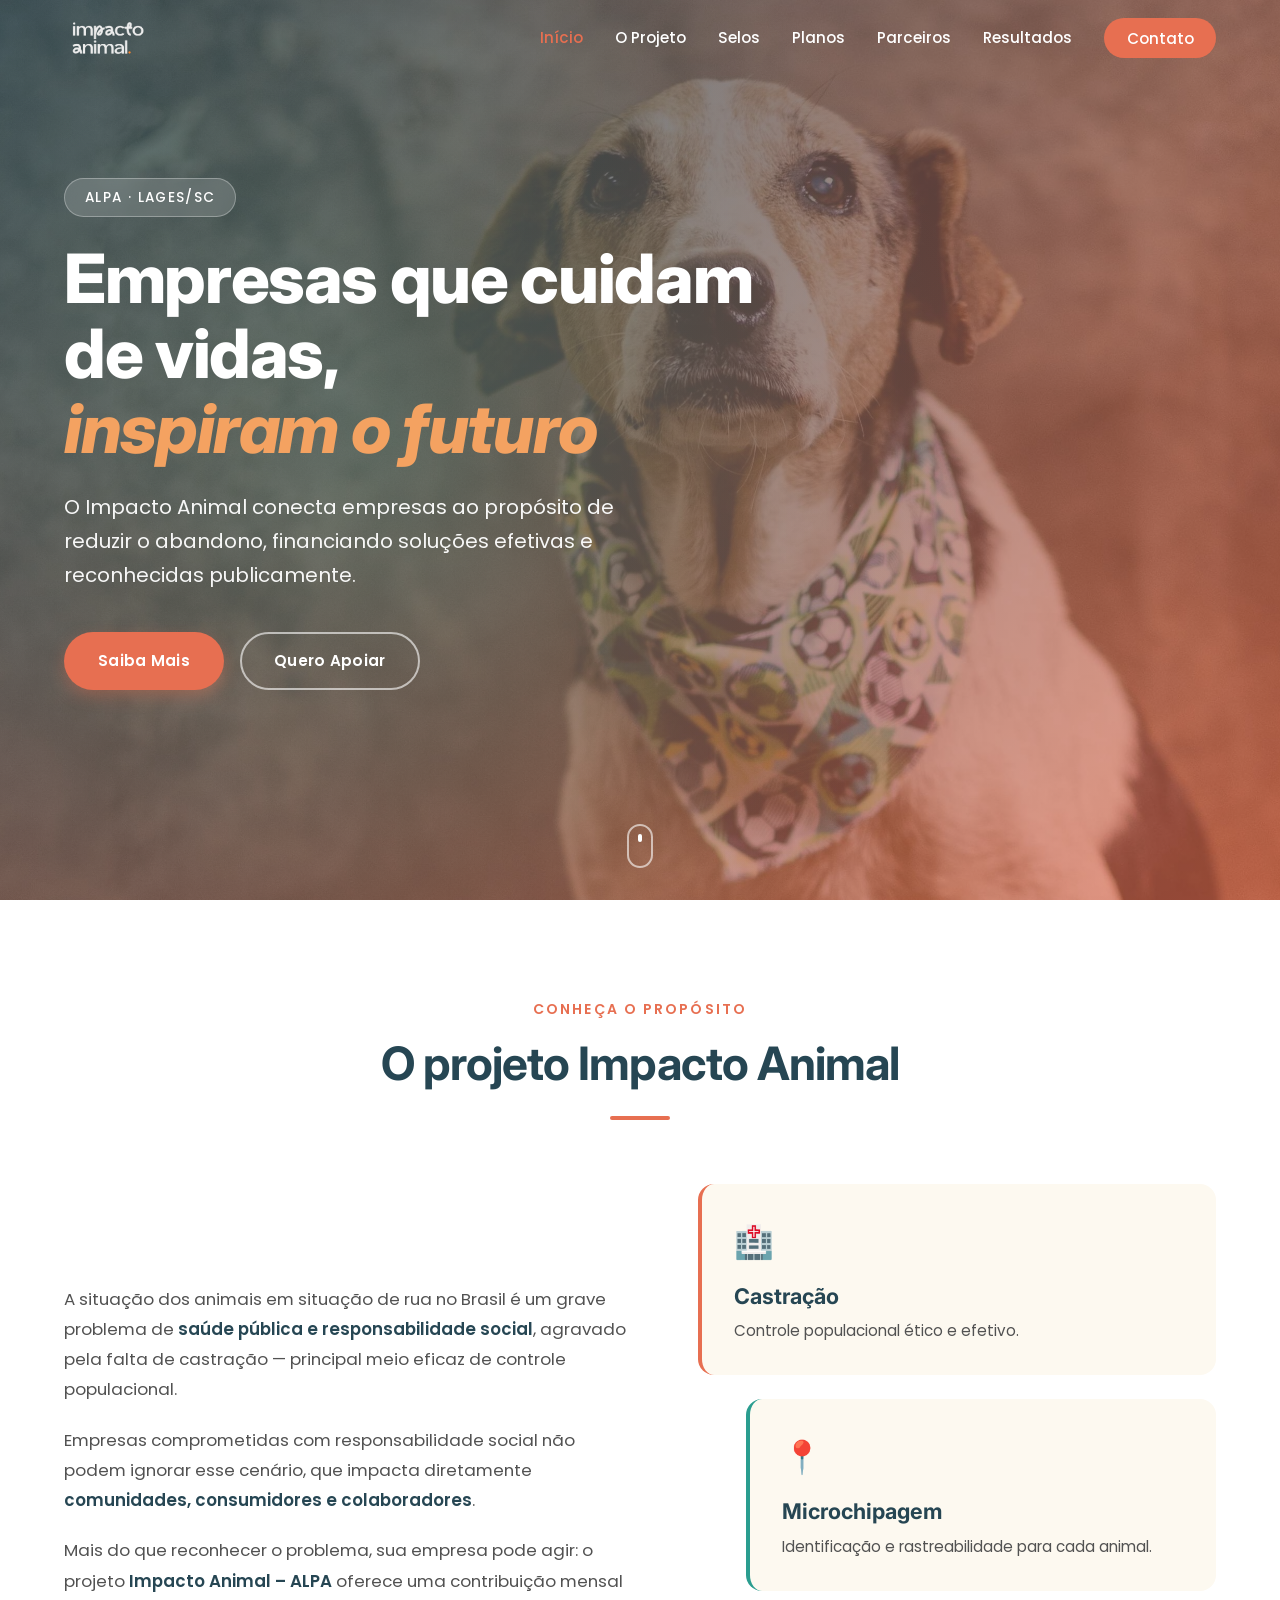
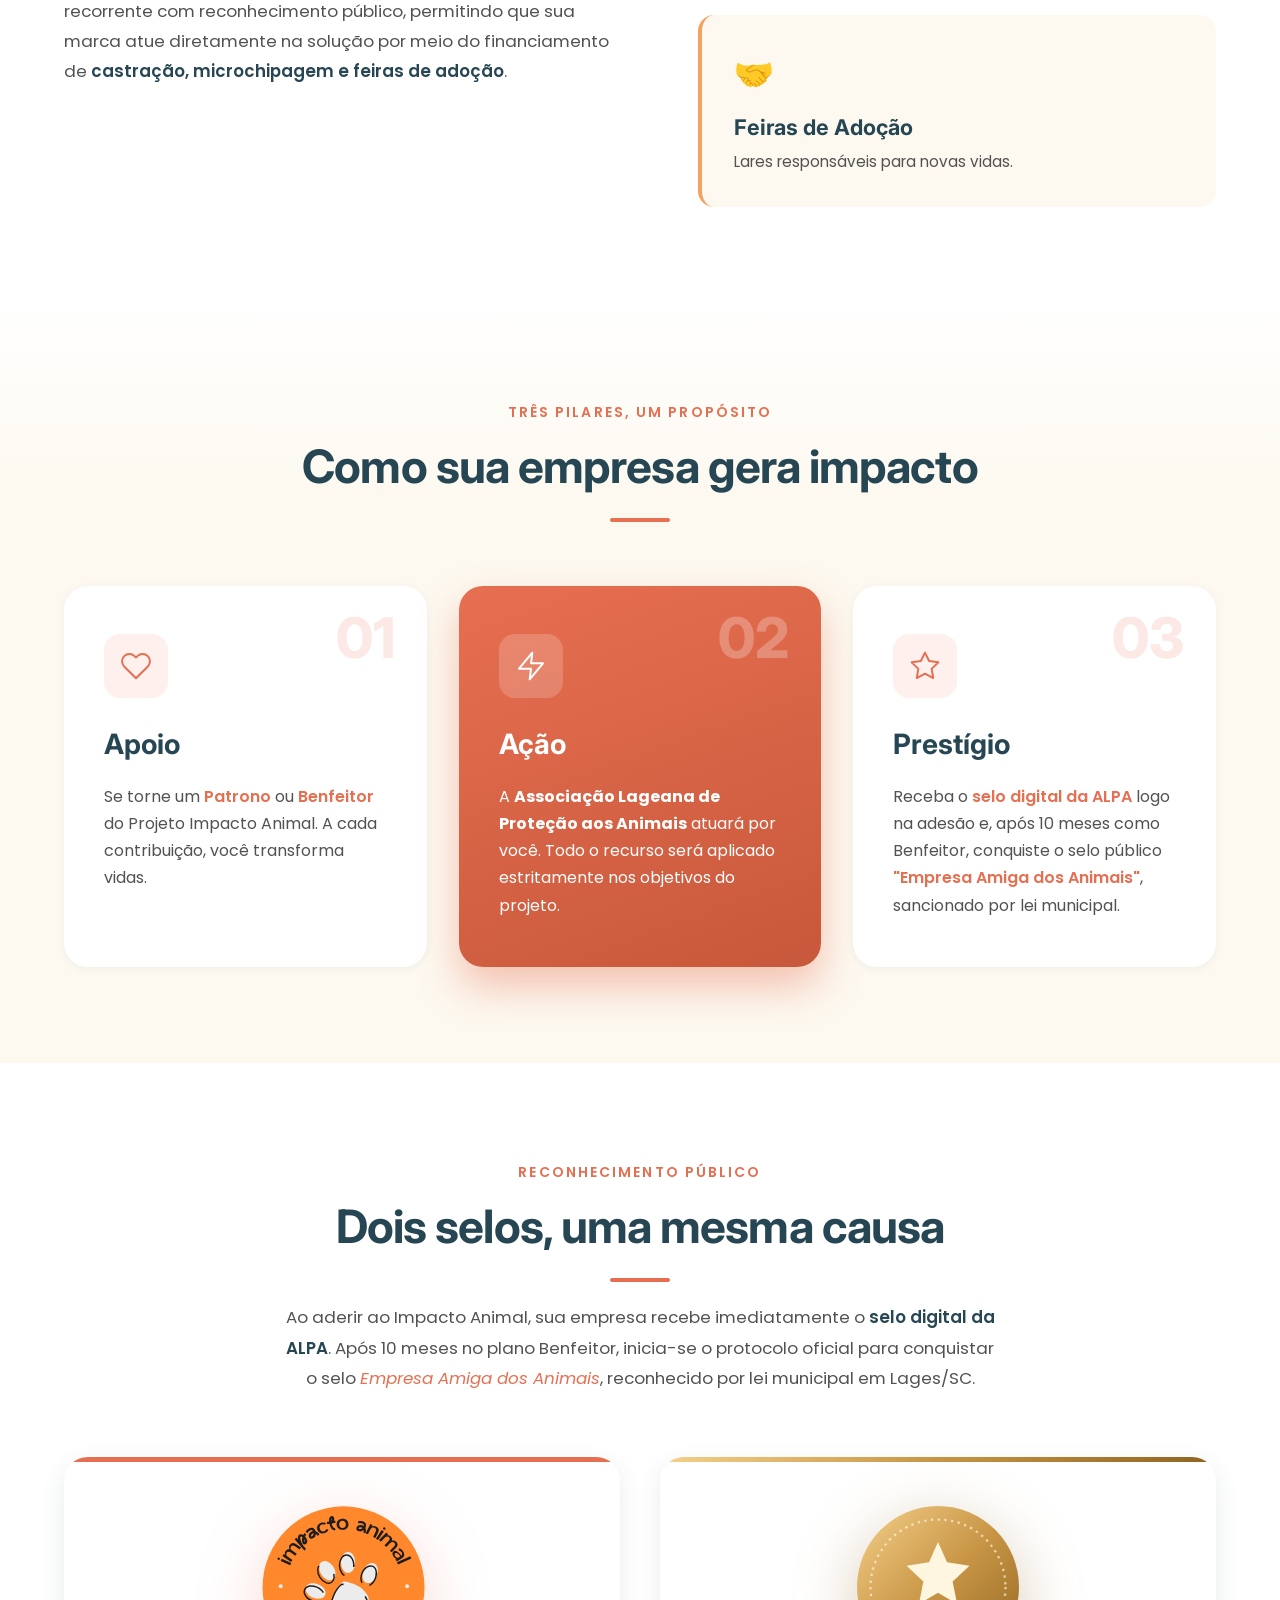
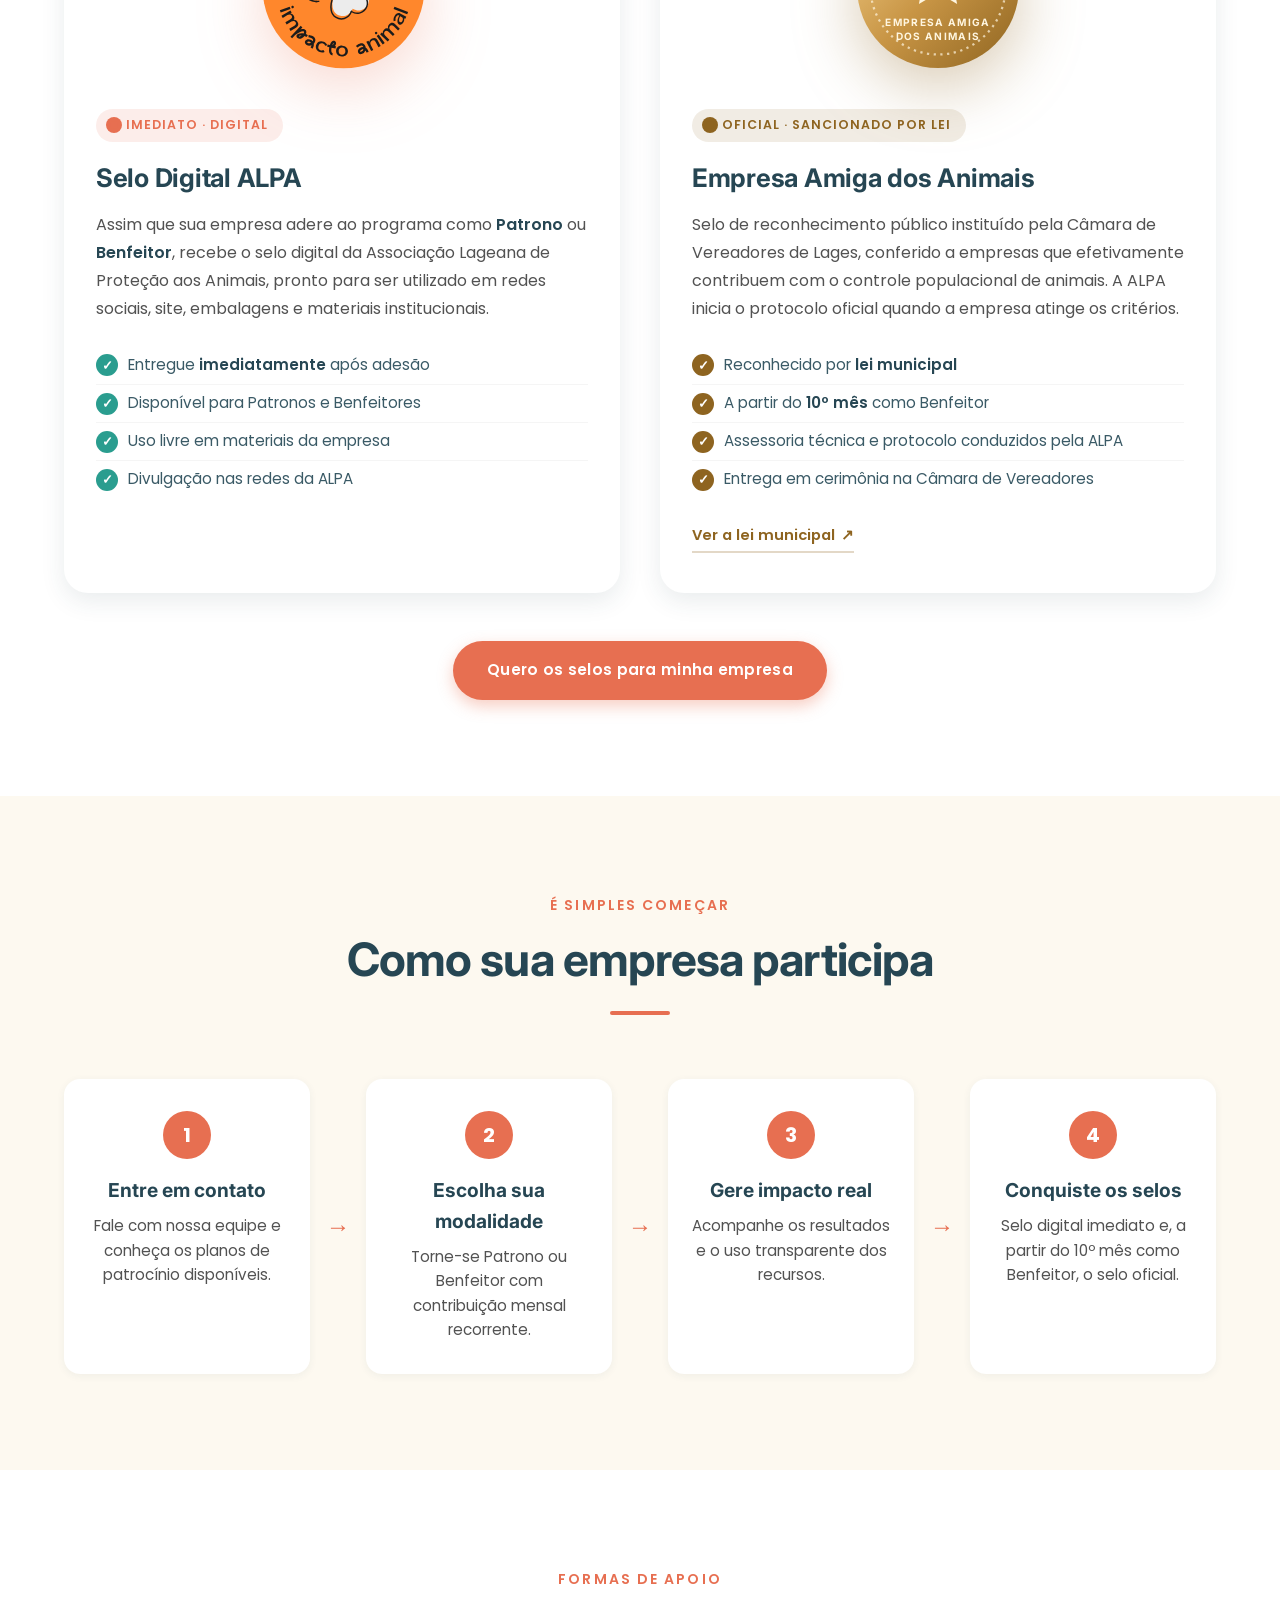
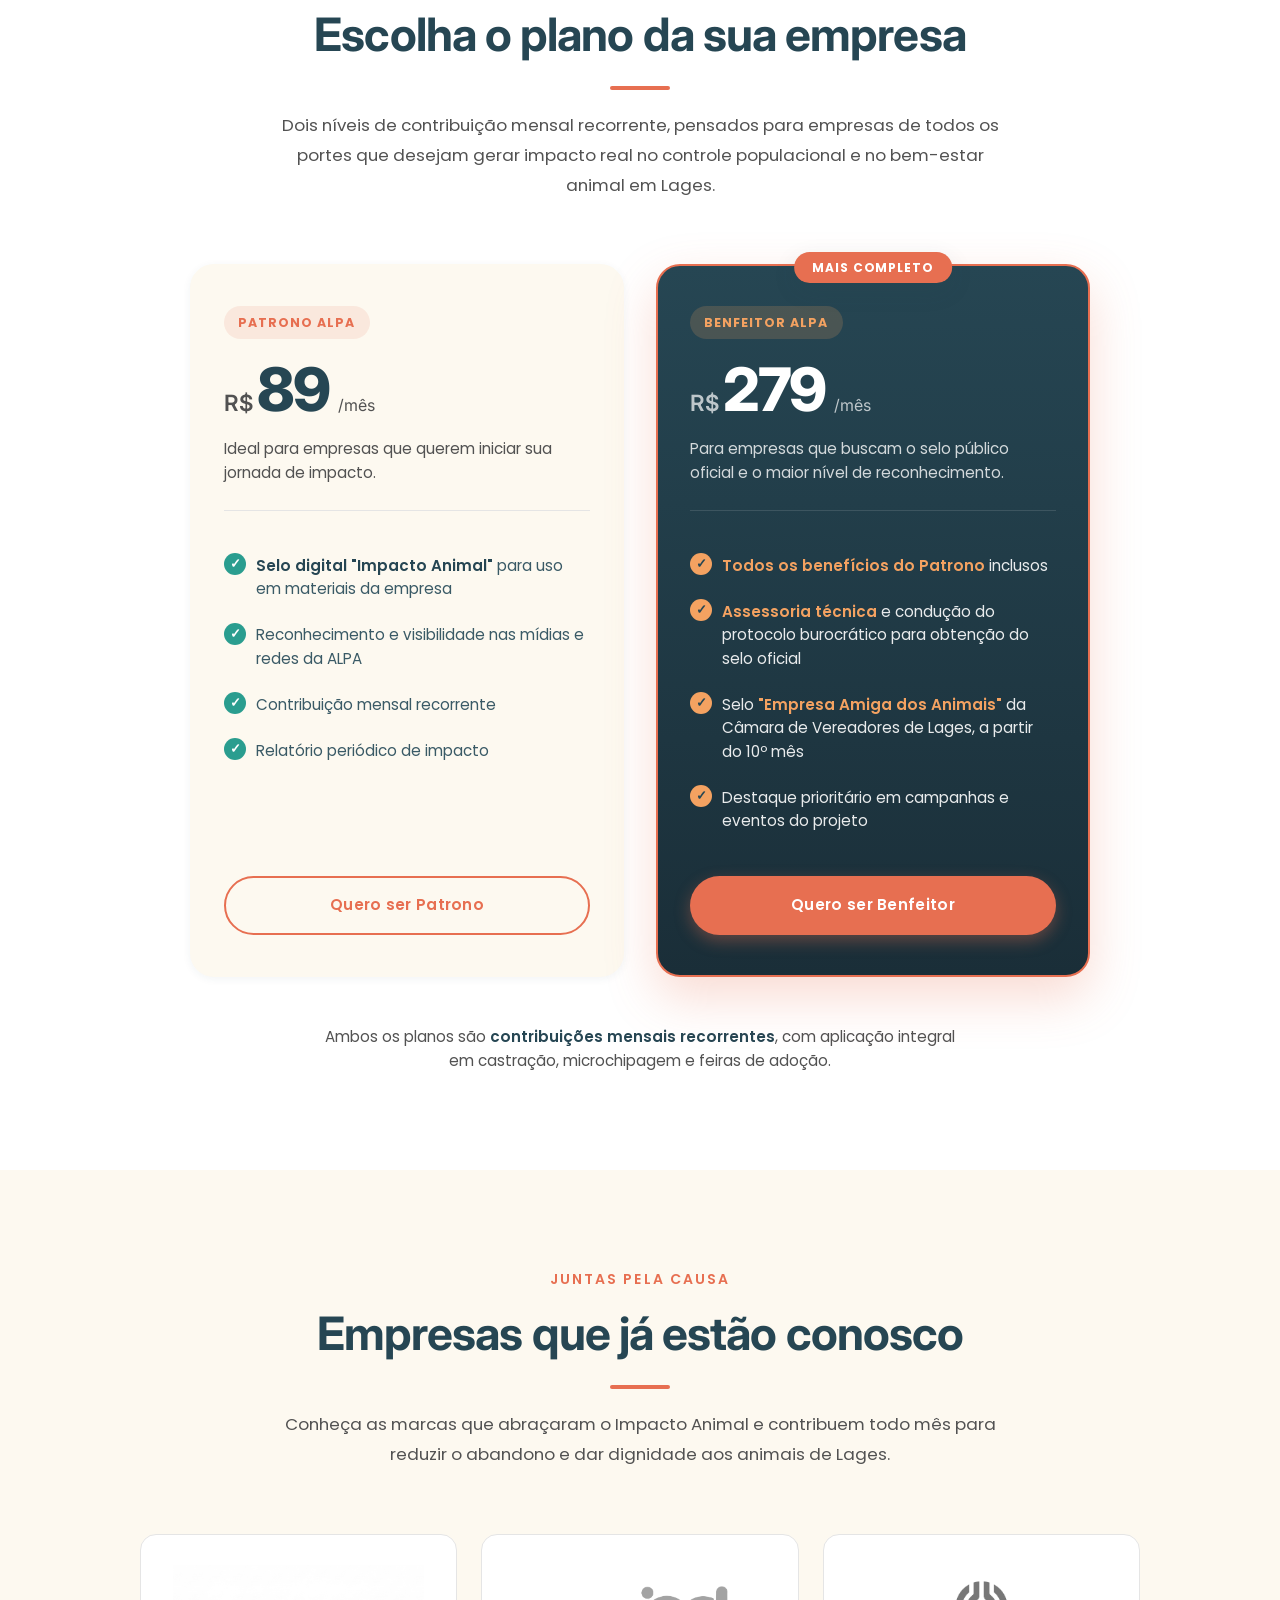
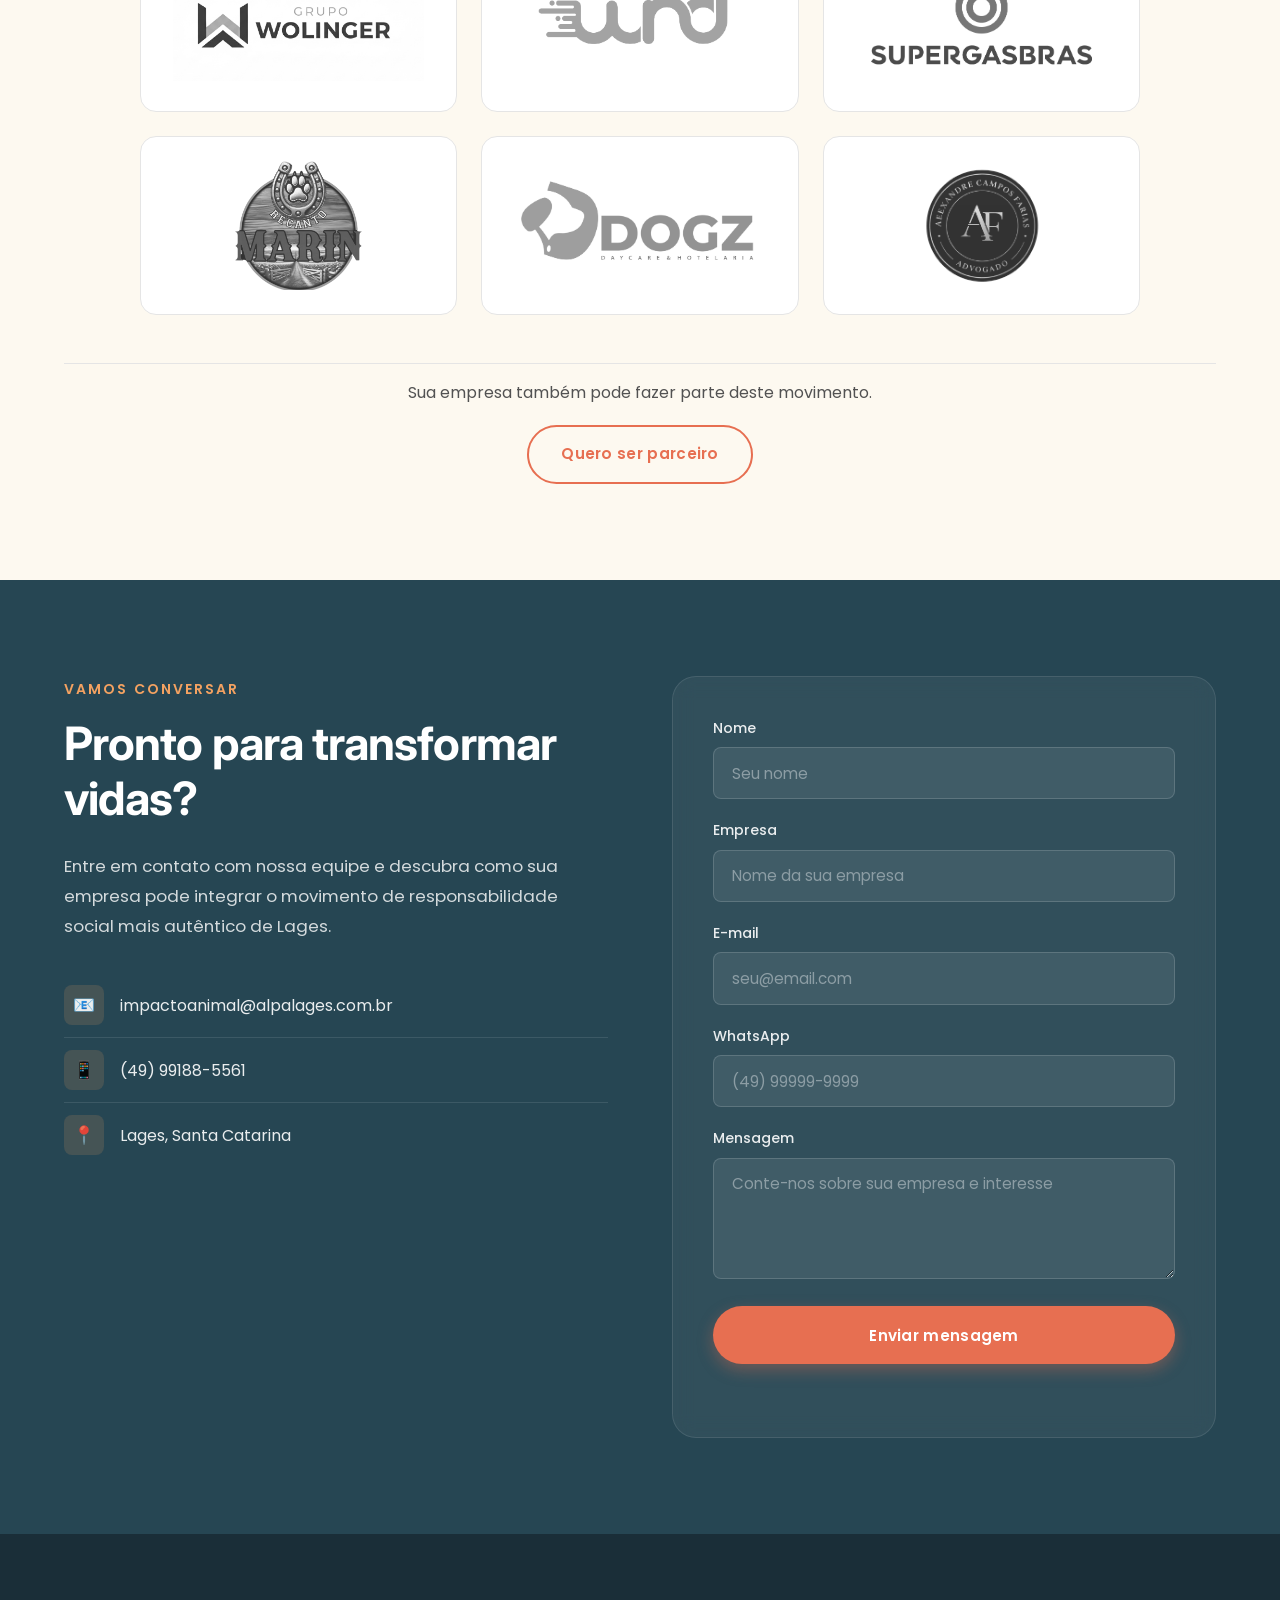
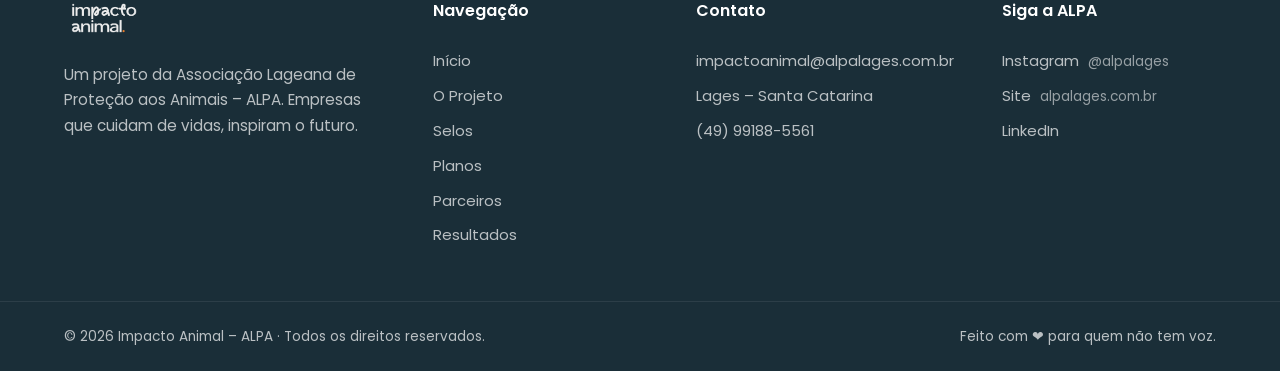
<file: index.html>
<!DOCTYPE html>
<html lang="pt-BR">
<head>
    <meta charset="UTF-8">
    <meta name="viewport" content="width=device-width, initial-scale=1.0">
    <meta name="description" content="Impacto Animal - ALPA | Empresas que cuidam de vidas, inspiram o futuro. Projeto de responsabilidade social em Lages/SC que conecta empresas à causa animal.">
    <meta name="keywords" content="impacto animal, ALPA, Lages, proteção animal, responsabilidade social, castração, adoção, empresa amiga dos animais">
    <meta property="og:title" content="Impacto Animal - Empresas que cuidam de vidas, inspiram o futuro">
    <meta property="og:description" content="Conectamos empresas ao propósito de reduzir o abandono animal, financiando soluções efetivas e reconhecidas publicamente.">
    <meta property="og:type" content="website">
    <meta property="og:locale" content="pt_BR">
    <title>Impacto Animal - ALPA | Lages/SC</title>
    <link rel="preconnect" href="https://fonts.googleapis.com">
    <link rel="preconnect" href="https://fonts.gstatic.com" crossorigin>
    <link href="https://fonts.googleapis.com/css2?family=Poppins:wght@300;400;500;600;700;800&family=Inter:wght@600;700;800;900&display=swap" rel="stylesheet">
    <link rel="stylesheet" href="styles.css">
    <link rel="icon" type="image/png" href="resources/Prancheta 8@8x.png">
    <link rel="apple-touch-icon" href="resources/Prancheta 8@8x.png">
</head>
<body>
    <!-- Header -->
    <header class="header" id="header">
        <div class="container header-container">
            <a href="#inicio" class="logo" aria-label="Impacto Animal">
                <img src="resources/Prancheta 2@8x.png" alt="Impacto Animal" class="logo-img logo-img-light">
                <img src="resources/Prancheta 1.svg" alt="Impacto Animal" class="logo-img logo-img-dark">
            </a>
            <nav class="nav" id="nav">
                <button class="nav-close" id="navClose" aria-label="Fechar menu">&times;</button>
                <ul class="nav-list">
                    <li><a href="#inicio" class="nav-link">Início</a></li>
                    <li><a href="#projeto" class="nav-link">O Projeto</a></li>
                    <li><a href="#selo" class="nav-link">Selos</a></li>
                    <li><a href="#planos" class="nav-link">Planos</a></li>
                    <li><a href="#parceiros" class="nav-link">Parceiros</a></li>
                    <li><a href="resultados.html" class="nav-link">Resultados</a></li>
                    <li><a href="#contato" class="nav-link nav-cta">Contato</a></li>
                </ul>
            </nav>
            <button class="nav-toggle" id="navToggle" aria-label="Abrir menu">
                <span></span><span></span><span></span>
            </button>
        </div>
    </header>

    <!-- Hero -->
    <section class="hero" id="inicio">
        <div class="hero-overlay"></div>
        <div class="container hero-container">
            <div class="hero-content">
                <span class="hero-tag">ALPA · Lages/SC</span>
                <h1 class="hero-title">
                    Empresas que cuidam de vidas,
                    <span class="hero-highlight">inspiram o futuro</span>
                </h1>
                <p class="hero-subtitle">
                    O Impacto Animal conecta empresas ao propósito de reduzir o abandono,
                    financiando soluções efetivas e reconhecidas publicamente.
                </p>
                <div class="hero-actions">
                    <a href="#projeto" class="btn btn-primary">Saiba Mais</a>
                    <a href="#planos" class="btn btn-secondary">Quero Apoiar</a>
                </div>
            </div>
        </div>
        <div class="hero-scroll">
            <a href="#projeto" aria-label="Rolar para o projeto">
                <span></span>
            </a>
        </div>
    </section>

    <!-- Projeto -->
    <section class="section project" id="projeto">
        <div class="container">
            <div class="section-header">
                <span class="section-eyebrow">Conheça o propósito</span>
                <h2 class="section-title">O projeto Impacto Animal</h2>
                <div class="section-divider"></div>
            </div>
            <div class="project-grid">
                <div class="project-text">
                    <p>
                        A situação dos animais em situação de rua no Brasil é um grave problema de
                        <strong>saúde pública e responsabilidade social</strong>, agravado pela falta
                        de castração — principal meio eficaz de controle populacional.
                    </p>
                    <p>
                        Empresas comprometidas com responsabilidade social não podem ignorar esse cenário,
                        que impacta diretamente <strong>comunidades, consumidores e colaboradores</strong>.
                    </p>
                    <p>
                        Mais do que reconhecer o problema, sua empresa pode agir: o projeto
                        <strong>Impacto Animal – ALPA</strong> oferece uma contribuição mensal recorrente
                        com reconhecimento público, permitindo que sua marca atue diretamente na solução
                        por meio do financiamento de <strong>castração, microchipagem e feiras de adoção</strong>.
                    </p>
                </div>
                <div class="project-visual">
                    <div class="project-card">
                        <div class="project-card-icon" aria-hidden="true">🏥</div>
                        <h3>Castração</h3>
                        <p>Controle populacional ético e efetivo.</p>
                    </div>
                    <div class="project-card project-card-offset">
                        <div class="project-card-icon" aria-hidden="true">📍</div>
                        <h3>Microchipagem</h3>
                        <p>Identificação e rastreabilidade para cada animal.</p>
                    </div>
                    <div class="project-card">
                        <div class="project-card-icon" aria-hidden="true">🤝</div>
                        <h3>Feiras de Adoção</h3>
                        <p>Lares responsáveis para novas vidas.</p>
                    </div>
                </div>
            </div>
        </div>
    </section>

    <!-- Pilares -->
    <section class="section pillars" id="pilares">
        <div class="container">
            <div class="section-header">
                <span class="section-eyebrow">Três pilares, um propósito</span>
                <h2 class="section-title">Como sua empresa gera impacto</h2>
                <div class="section-divider"></div>
            </div>
            <div class="pillars-grid">
                <article class="pillar">
                    <div class="pillar-number">01</div>
                    <div class="pillar-icon" aria-hidden="true">
                        <svg viewBox="0 0 24 24" fill="none" stroke="currentColor" stroke-width="1.5">
                            <path d="M20.84 4.61a5.5 5.5 0 0 0-7.78 0L12 5.67l-1.06-1.06a5.5 5.5 0 0 0-7.78 7.78l1.06 1.06L12 21.23l7.78-7.78 1.06-1.06a5.5 5.5 0 0 0 0-7.78z" stroke-linecap="round" stroke-linejoin="round"/>
                        </svg>
                    </div>
                    <h3>Apoio</h3>
                    <p>
                        Se torne um <strong>Patrono</strong> ou <strong>Benfeitor</strong> do
                        Projeto Impacto Animal. A cada contribuição, você transforma vidas.
                    </p>
                </article>

                <article class="pillar pillar-featured">
                    <div class="pillar-number">02</div>
                    <div class="pillar-icon" aria-hidden="true">
                        <svg viewBox="0 0 24 24" fill="none" stroke="currentColor" stroke-width="1.5">
                            <path d="M13 2L3 14h9l-1 8 10-12h-9l1-8z" stroke-linecap="round" stroke-linejoin="round"/>
                        </svg>
                    </div>
                    <h3>Ação</h3>
                    <p>
                        A <strong>Associação Lageana de Proteção aos Animais</strong> atuará por você.
                        Todo o recurso será aplicado estritamente nos objetivos do projeto.
                    </p>
                </article>

                <article class="pillar">
                    <div class="pillar-number">03</div>
                    <div class="pillar-icon" aria-hidden="true">
                        <svg viewBox="0 0 24 24" fill="none" stroke="currentColor" stroke-width="1.5">
                            <path d="M12 2l3.09 6.26L22 9.27l-5 4.87 1.18 6.88L12 17.77l-6.18 3.25L7 14.14 2 9.27l6.91-1.01L12 2z" stroke-linecap="round" stroke-linejoin="round"/>
                        </svg>
                    </div>
                    <h3>Prestígio</h3>
                    <p>
                        Receba o <strong>selo digital da ALPA</strong> logo na adesão e, após
                        10 meses como Benfeitor, conquiste o selo público
                        <strong>"Empresa Amiga dos Animais"</strong>, sancionado por lei municipal.
                    </p>
                </article>
            </div>
        </div>
    </section>

    <!-- Selo -->
    <section class="section seal" id="selo">
        <div class="container">
            <div class="section-header">
                <span class="section-eyebrow">Reconhecimento público</span>
                <h2 class="section-title">Dois selos, uma mesma causa</h2>
                <div class="section-divider"></div>
                <p class="section-description">
                    Ao aderir ao Impacto Animal, sua empresa recebe imediatamente o
                    <strong>selo digital da ALPA</strong>. Após 10 meses no plano Benfeitor,
                    inicia-se o protocolo oficial para conquistar o selo
                    <em>Empresa Amiga dos Animais</em>, reconhecido por lei municipal em Lages/SC.
                </p>
            </div>

            <div class="seals-grid">
                <!-- Selo Digital ALPA -->
                <article class="seal-card seal-card-digital">
                    <div class="seal-card-badge">
                        <img src="resources/Prancheta 9.svg" alt="Selo Digital ALPA" class="seal-badge-img">
                    </div>
                    <div class="seal-card-body">
                        <span class="seal-tag seal-tag-digital">
                            <span class="seal-tag-dot" aria-hidden="true"></span>
                            Imediato · Digital
                        </span>
                        <h3>Selo Digital ALPA</h3>
                        <p>
                            Assim que sua empresa adere ao programa como
                            <strong>Patrono</strong> ou <strong>Benfeitor</strong>,
                            recebe o selo digital da Associação Lageana de Proteção aos
                            Animais, pronto para ser utilizado em redes sociais, site,
                            embalagens e materiais institucionais.
                        </p>
                        <ul class="seal-features">
                            <li>Entregue <strong>imediatamente</strong> após adesão</li>
                            <li>Disponível para Patronos e Benfeitores</li>
                            <li>Uso livre em materiais da empresa</li>
                            <li>Divulgação nas redes da ALPA</li>
                        </ul>
                    </div>
                </article>

                <!-- Selo Oficial "Empresa Amiga dos Animais" -->
                <article class="seal-card seal-card-official">
                    <div class="seal-card-badge seal-card-badge-official">
                        <svg viewBox="0 0 160 160" xmlns="http://www.w3.org/2000/svg" aria-hidden="true">
                            <defs>
                                <linearGradient id="goldGrad" x1="0%" y1="0%" x2="100%" y2="100%">
                                    <stop offset="0%" stop-color="#F4D08A"/>
                                    <stop offset="50%" stop-color="#C89545"/>
                                    <stop offset="100%" stop-color="#8E6420"/>
                                </linearGradient>
                            </defs>
                            <circle cx="80" cy="80" r="72" fill="url(#goldGrad)"/>
                            <circle cx="80" cy="80" r="60" fill="none" stroke="#FFF6E0" stroke-width="2" stroke-dasharray="2 4" opacity="0.7"/>
                            <path d="M80 40 L88 58 L108 61 L93 75 L97 95 L80 85 L63 95 L67 75 L52 61 L72 58 Z" fill="#FFF6E0"/>
                            <text x="80" y="115" text-anchor="middle" fill="#FFF6E0" font-family="Inter, sans-serif" font-size="9" font-weight="700" letter-spacing="1.2">EMPRESA AMIGA</text>
                            <text x="80" y="127" text-anchor="middle" fill="#FFF6E0" font-family="Inter, sans-serif" font-size="9" font-weight="700" letter-spacing="1.2">DOS ANIMAIS</text>
                        </svg>
                    </div>
                    <div class="seal-card-body">
                        <span class="seal-tag seal-tag-official">
                            <span class="seal-tag-dot" aria-hidden="true"></span>
                            Oficial · Sancionado por lei
                        </span>
                        <h3>Empresa Amiga dos Animais</h3>
                        <p>
                            Selo de reconhecimento público instituído pela Câmara de
                            Vereadores de Lages, conferido a empresas que efetivamente
                            contribuem com o controle populacional de animais. A ALPA
                            inicia o protocolo oficial quando a empresa atinge os critérios.
                        </p>
                        <ul class="seal-features">
                            <li>Reconhecido por <strong>lei municipal</strong></li>
                            <li>A partir do <strong>10º mês</strong> como Benfeitor</li>
                            <li>Assessoria técnica e protocolo conduzidos pela ALPA</li>
                            <li>Entrega em cerimônia na Câmara de Vereadores</li>
                        </ul>
                        <a href="https://www.camaralages.sc.gov.br/proposicoes/projetos-de-lei/0/2/0/123784"
                           target="_blank"
                           rel="noopener"
                           class="seal-law-link">
                            Ver a lei municipal
                            <span aria-hidden="true">↗</span>
                        </a>
                    </div>
                </article>
            </div>

            <div class="seal-cta">
                <a href="#planos" class="btn btn-primary">Quero os selos para minha empresa</a>
            </div>
        </div>
    </section>

    <!-- Como Participar -->
    <section class="section how" id="como-participar">
        <div class="container">
            <div class="section-header">
                <span class="section-eyebrow">É simples começar</span>
                <h2 class="section-title">Como sua empresa participa</h2>
                <div class="section-divider"></div>
            </div>
            <div class="how-steps">
                <div class="step">
                    <div class="step-number">1</div>
                    <h3>Entre em contato</h3>
                    <p>Fale com nossa equipe e conheça os planos de patrocínio disponíveis.</p>
                </div>
                <div class="step-arrow" aria-hidden="true">→</div>
                <div class="step">
                    <div class="step-number">2</div>
                    <h3>Escolha sua modalidade</h3>
                    <p>Torne-se Patrono ou Benfeitor com contribuição mensal recorrente.</p>
                </div>
                <div class="step-arrow" aria-hidden="true">→</div>
                <div class="step">
                    <div class="step-number">3</div>
                    <h3>Gere impacto real</h3>
                    <p>Acompanhe os resultados e o uso transparente dos recursos.</p>
                </div>
                <div class="step-arrow" aria-hidden="true">→</div>
                <div class="step">
                    <div class="step-number">4</div>
                    <h3>Conquiste os selos</h3>
                    <p>Selo digital imediato e, a partir do 10º mês como Benfeitor, o selo oficial.</p>
                </div>
            </div>
        </div>
    </section>

    <!-- Planos -->
    <section class="section plans" id="planos">
        <div class="container">
            <div class="section-header">
                <span class="section-eyebrow">Formas de apoio</span>
                <h2 class="section-title">Escolha o plano da sua empresa</h2>
                <div class="section-divider"></div>
                <p class="section-description">
                    Dois níveis de contribuição mensal recorrente, pensados para empresas
                    de todos os portes que desejam gerar impacto real no controle populacional
                    e no bem-estar animal em Lages.
                </p>
            </div>

            <div class="plans-grid">
                <!-- Patrono -->
                <article class="plan-card">
                    <header class="plan-header">
                        <span class="plan-badge">Patrono ALPA</span>
                        <div class="plan-price">
                            <span class="plan-currency">R$</span>
                            <strong class="plan-value">89</strong>
                            <span class="plan-period">/mês</span>
                        </div>
                        <p class="plan-tagline">
                            Ideal para empresas que querem iniciar sua jornada de impacto.
                        </p>
                    </header>
                    <ul class="plan-features">
                        <li>
                            <strong>Selo digital "Impacto Animal"</strong> para uso em
                            materiais da empresa
                        </li>
                        <li>Reconhecimento e visibilidade nas mídias e redes da ALPA</li>
                        <li>Contribuição mensal recorrente</li>
                        <li>Relatório periódico de impacto</li>
                    </ul>
                    <a href="#contato" class="btn btn-outline btn-block">Quero ser Patrono</a>
                </article>

                <!-- Benfeitor -->
                <article class="plan-card plan-card-featured">
                    <span class="plan-highlight">Mais completo</span>
                    <header class="plan-header">
                        <span class="plan-badge plan-badge-featured">Benfeitor ALPA</span>
                        <div class="plan-price">
                            <span class="plan-currency">R$</span>
                            <strong class="plan-value">279</strong>
                            <span class="plan-period">/mês</span>
                        </div>
                        <p class="plan-tagline">
                            Para empresas que buscam o selo público oficial e o maior nível de reconhecimento.
                        </p>
                    </header>
                    <ul class="plan-features plan-features-featured">
                        <li>
                            <strong>Todos os benefícios do Patrono</strong> inclusos
                        </li>
                        <li>
                            <strong>Assessoria técnica</strong> e condução do protocolo burocrático
                            para obtenção do selo oficial
                        </li>
                        <li>
                            Selo <strong>"Empresa Amiga dos Animais"</strong> da Câmara de
                            Vereadores de Lages, a partir do 10º mês
                        </li>
                        <li>Destaque prioritário em campanhas e eventos do projeto</li>
                    </ul>
                    <a href="#contato" class="btn btn-primary btn-block">Quero ser Benfeitor</a>
                </article>
            </div>

            <p class="plans-note">
                Ambos os planos são <strong>contribuições mensais recorrentes</strong>,
                com aplicação integral em castração, microchipagem e feiras de adoção.
            </p>
        </div>
    </section>

    <!-- Parceiros -->
    <section class="section partners" id="parceiros">
        <div class="container">
            <div class="section-header">
                <span class="section-eyebrow">Juntas pela causa</span>
                <h2 class="section-title">Empresas que já estão conosco</h2>
                <div class="section-divider"></div>
                <p class="section-description">
                    Conheça as marcas que abraçaram o Impacto Animal e contribuem todo mês
                    para reduzir o abandono e dar dignidade aos animais de Lages.
                </p>
            </div>

            <ul class="partners-grid">
                <li class="partner">
                    <img src="resources/partners/grupo-wolinger.png" alt="Grupo Wolinger" loading="lazy">
                </li>
                <li class="partner">
                    <img src="resources/partners/wind-digital.png" alt="Wind Digital" loading="lazy">
                </li>
                <li class="partner">
                    <img src="resources/partners/supergasbras.png" alt="Supergasbras" loading="lazy">
                </li>
                <li class="partner">
                    <img src="resources/partners/recanto-marin.png" alt="Recanto Marin" loading="lazy">
                </li>
                <li class="partner">
                    <img src="resources/partners/ddogz.png" alt="DDogz" loading="lazy">
                </li>
                <li class="partner">
                    <img src="resources/partners/alexandre-campos.png" alt="Alexandre Campos" loading="lazy">
                </li>
            </ul>

            <div class="partners-cta">
                <p>Sua empresa também pode fazer parte deste movimento.</p>
                <a href="#planos" class="btn btn-outline">Quero ser parceiro</a>
            </div>
        </div>
    </section>

    <!-- Contato / CTA -->
    <section class="section contact" id="contato">
        <div class="container">
            <div class="contact-box">
                <div class="contact-info">
                    <span class="section-eyebrow section-eyebrow-light">Vamos conversar</span>
                    <h2 class="section-title section-title-light">
                        Pronto para transformar vidas?
                    </h2>
                    <p>
                        Entre em contato com nossa equipe e descubra como sua empresa pode
                        integrar o movimento de responsabilidade social mais autêntico de Lages.
                    </p>
                    <ul class="contact-details">
                        <li>
                            <span class="contact-icon" aria-hidden="true">📧</span>
                            <a href="mailto:impactoanimal@alpalages.com.br">impactoanimal@alpalages.com.br</a>
                        </li>
                        <li>
                            <span class="contact-icon" aria-hidden="true">📱</span>
                            <a href="https://wa.me/5549991885561?text=ol%C3%A1%2C%20quero%20saber%20mais%20sobre%20o%20Impacto%20Animal" target="_blank" rel="noopener">(49) 99188-5561</a>
                        </li>
                        <li>
                            <span class="contact-icon" aria-hidden="true">📍</span>
                            Lages, Santa Catarina
                        </li>
                    </ul>
                </div>
                <form class="contact-form" id="contactForm" action="https://formspree.io/f/mvzdwbbo" method="POST" novalidate>
                    <input type="hidden" name="_subject" value="Novo contato pelo site Impacto Animal">
                    <input type="text" name="_gotcha" style="display:none" tabindex="-1" autocomplete="off">
                    <div class="form-group">
                        <label for="name">Nome</label>
                        <input type="text" id="name" name="name" required placeholder="Seu nome">
                    </div>
                    <div class="form-group">
                        <label for="company">Empresa</label>
                        <input type="text" id="company" name="company" required placeholder="Nome da sua empresa">
                    </div>
                    <div class="form-group">
                        <label for="email">E-mail</label>
                        <input type="email" id="email" name="email" required placeholder="seu@email.com">
                    </div>
                    <div class="form-group">
                        <label for="whatsapp">WhatsApp</label>
                        <input type="tel" id="whatsapp" name="whatsapp" required
                               placeholder="(49) 99999-9999"
                               inputmode="tel"
                               autocomplete="tel">
                    </div>
                    <div class="form-group">
                        <label for="message">Mensagem</label>
                        <textarea id="message" name="message" rows="4" placeholder="Conte-nos sobre sua empresa e interesse"></textarea>
                    </div>
                    <button type="submit" class="btn btn-primary btn-block">Enviar mensagem</button>
                    <p class="form-feedback" id="formFeedback" role="status"></p>
                </form>
            </div>
        </div>
    </section>

    <!-- Footer -->
    <footer class="footer">
        <div class="container footer-container">
            <div class="footer-brand">
                <a href="#inicio" class="logo logo-light" aria-label="Impacto Animal">
                    <img src="resources/Prancheta 2@8x.png" alt="Impacto Animal" class="logo-img logo-img-footer">
                </a>
                <p>
                    Um projeto da Associação Lageana de Proteção aos Animais – ALPA.
                    Empresas que cuidam de vidas, inspiram o futuro.
                </p>
            </div>
            <div class="footer-col">
                <h4>Navegação</h4>
                <ul>
                    <li><a href="#inicio">Início</a></li>
                    <li><a href="#projeto">O Projeto</a></li>
                    <li><a href="#selo">Selos</a></li>
                    <li><a href="#planos">Planos</a></li>
                    <li><a href="#parceiros">Parceiros</a></li>
                    <li><a href="resultados.html">Resultados</a></li>
                </ul>
            </div>
            <div class="footer-col">
                <h4>Contato</h4>
                <ul>
                    <li>impactoanimal@alpalages.com.br</li>
                    <li>Lages – Santa Catarina</li>
                    <li><a href="https://wa.me/5549991885561?text=ol%C3%A1%2C%20quero%20saber%20mais%20sobre%20o%20Impacto%20Animal" target="_blank" rel="noopener">(49) 99188-5561</a></li>
                </ul>
            </div>
            <div class="footer-col">
                <h4>Siga a ALPA</h4>
                <ul class="social-list">
                    <li>
                        <a href="https://www.instagram.com/alpalages" target="_blank" rel="noopener" aria-label="Instagram @alpalages">
                            Instagram <span class="social-handle">@alpalages</span>
                        </a>
                    </li>
                    <li>
                        <a href="https://www.alpalages.com.br" target="_blank" rel="noopener" aria-label="Site da ALPA">
                            Site <span class="social-handle">alpalages.com.br</span>
                        </a>
                    </li>
                    <li><a href="#" aria-label="LinkedIn">LinkedIn</a></li>
                </ul>
            </div>
        </div>
        <div class="footer-bottom">
            <div class="container">
                <p>&copy; <span id="year"></span> Impacto Animal – ALPA · Todos os direitos reservados.</p>
                <p>Feito com <span aria-hidden="true">❤</span> para quem não tem voz.</p>
            </div>
        </div>
    </footer>

    <script src="script.js"></script>
</body>
</html>
</file>
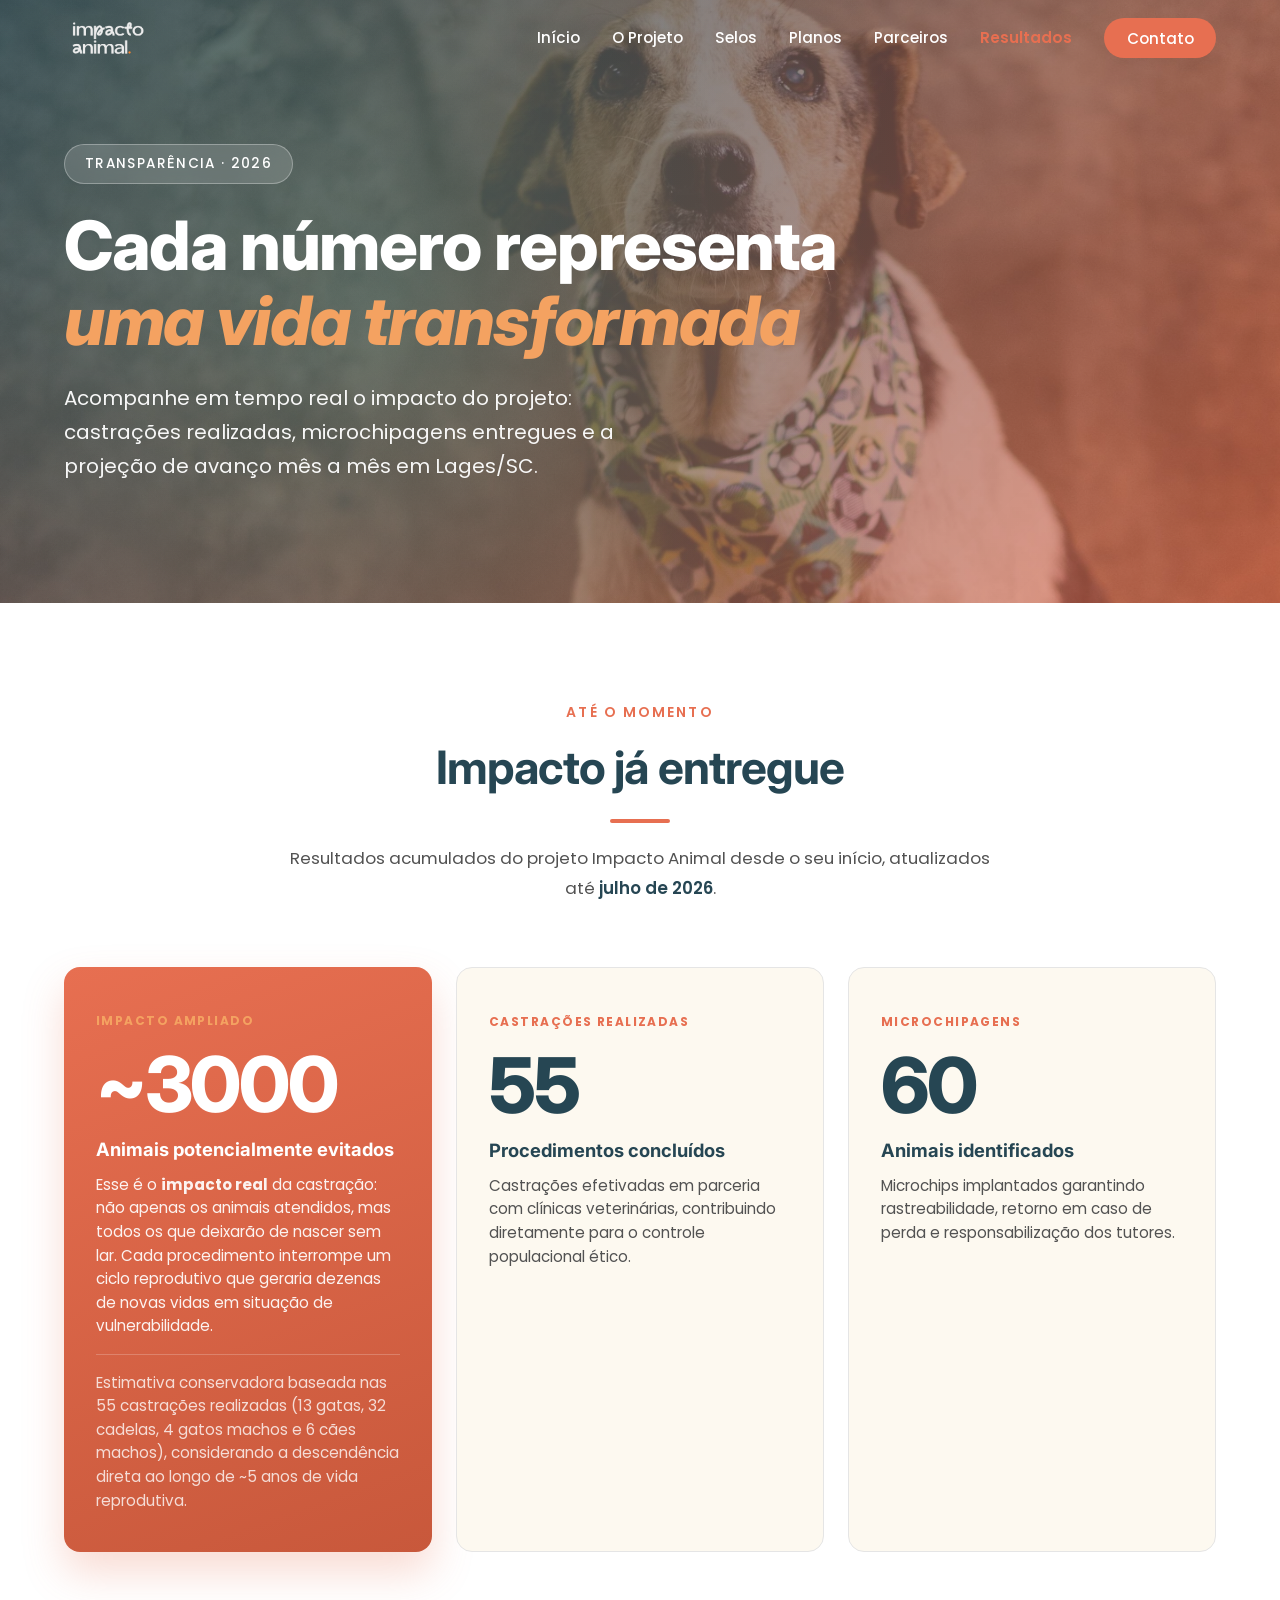
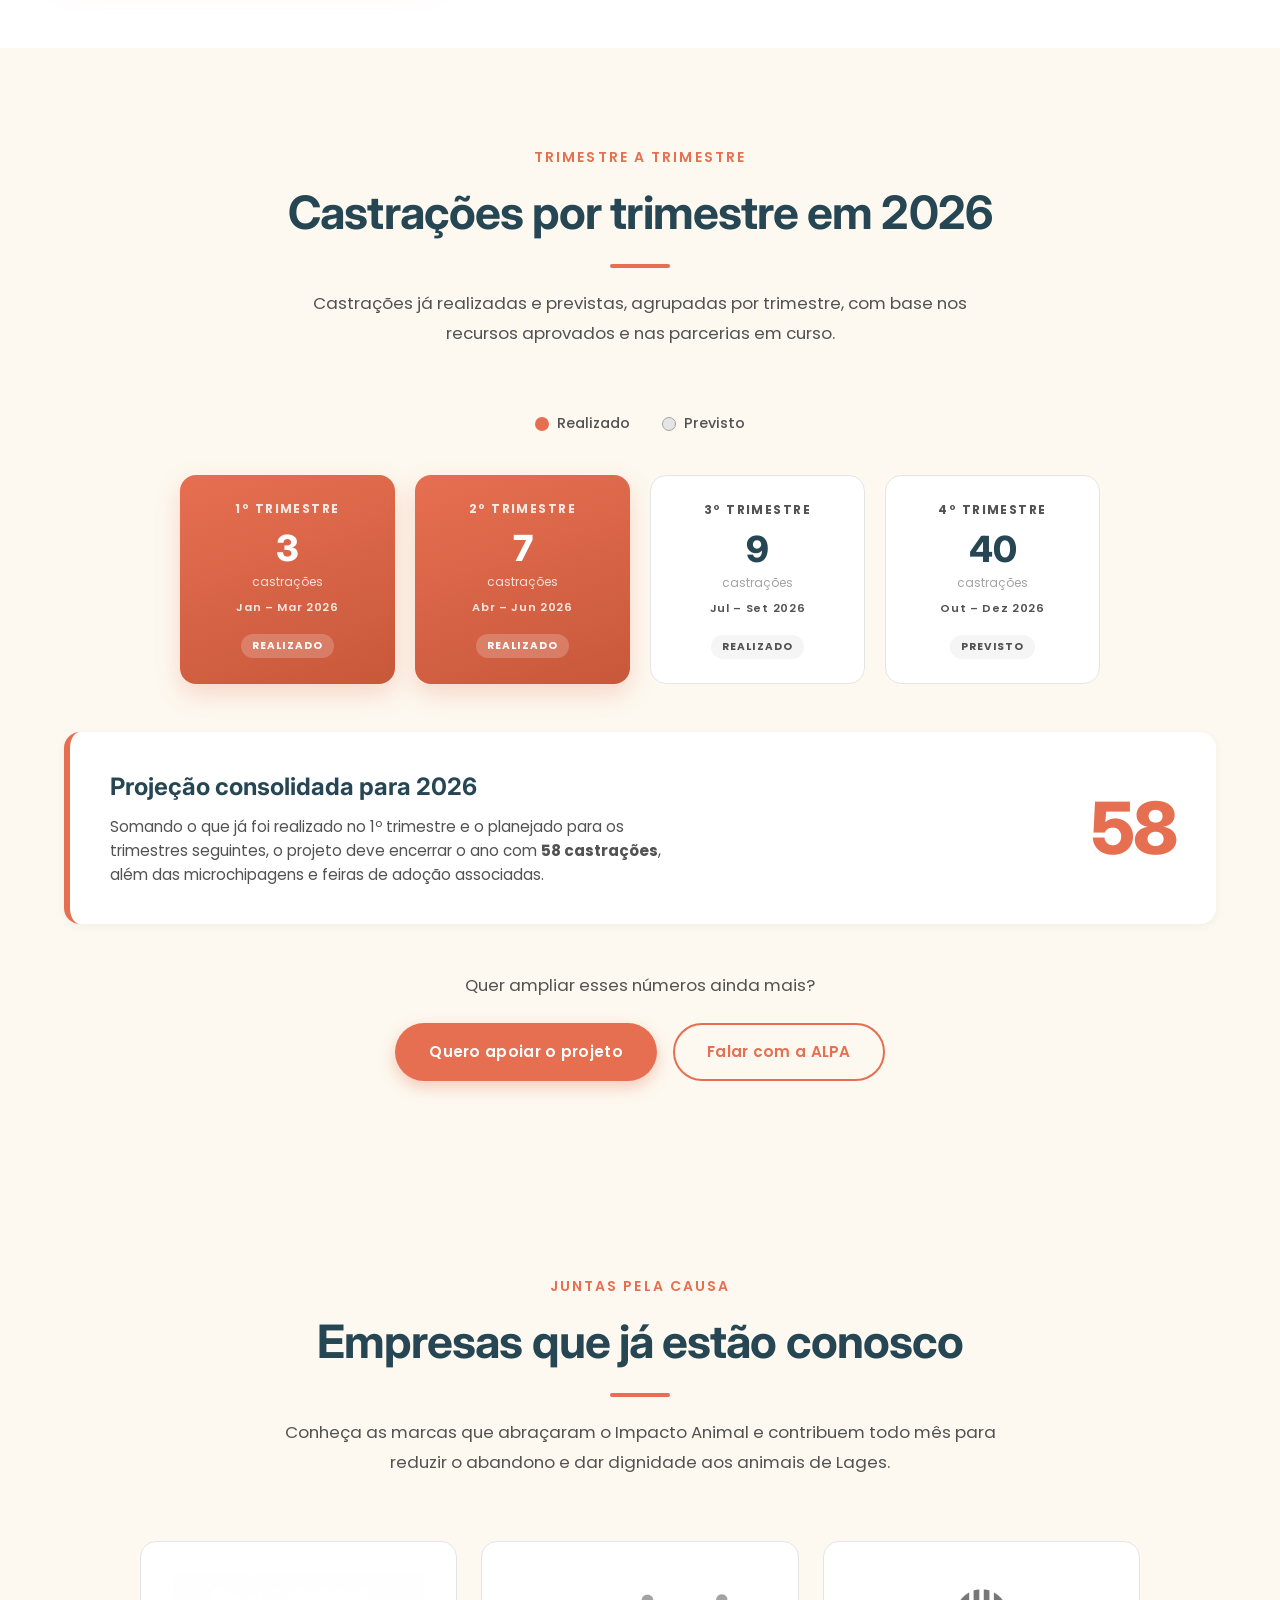
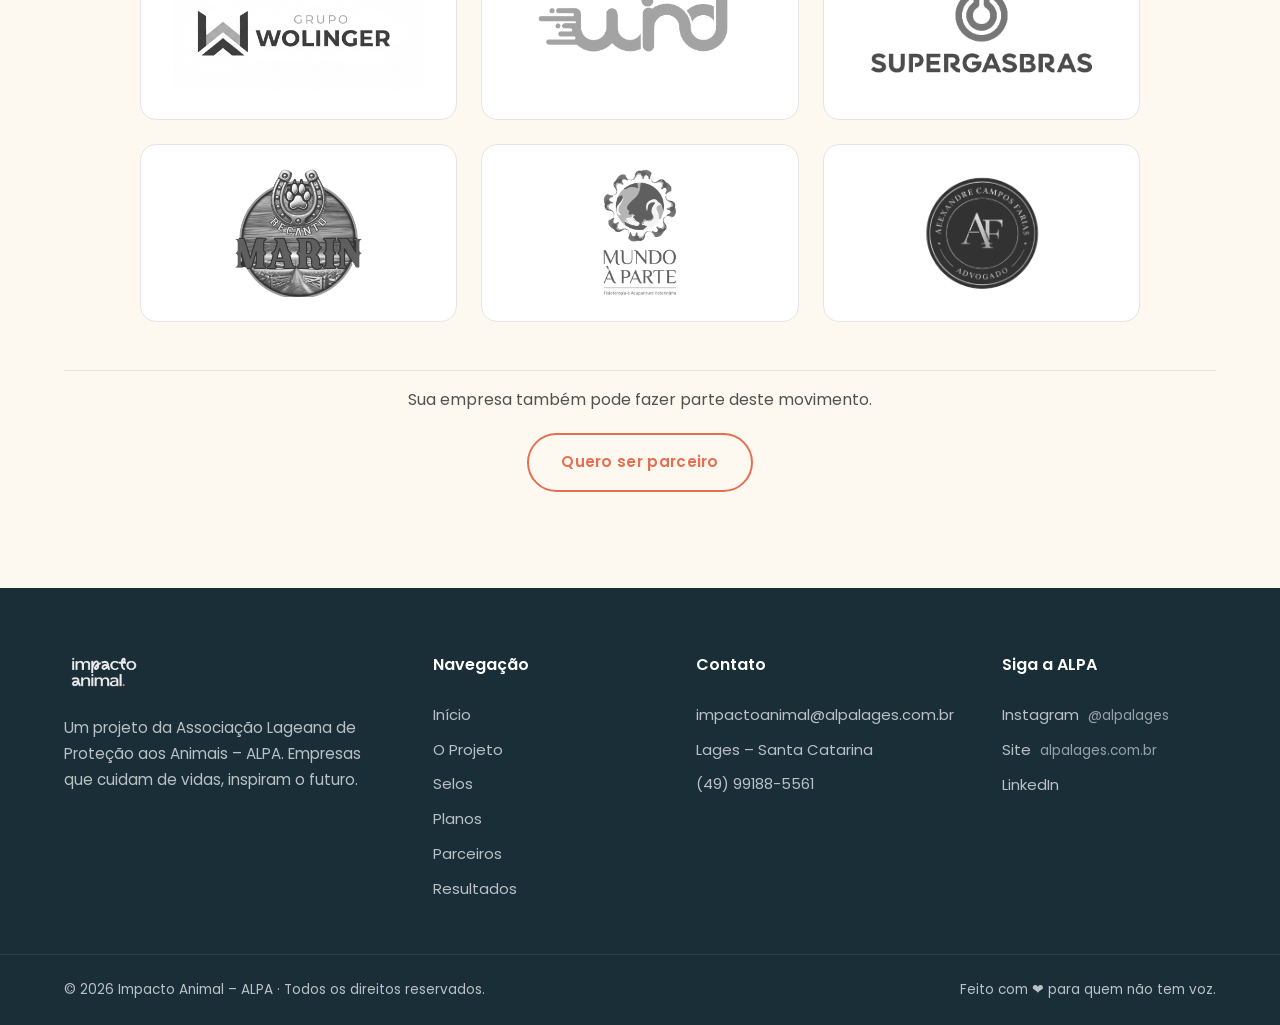
<file: resultados.html>
<!DOCTYPE html>
<html lang="pt-BR">
<head>
    <meta charset="UTF-8">
    <meta name="viewport" content="width=device-width, initial-scale=1.0">
    <meta name="description" content="Resultados do projeto Impacto Animal - ALPA | Acompanhe as castrações, microchipagens e a projeção de impacto para 2026 em Lages/SC.">
    <meta name="keywords" content="impacto animal, ALPA, Lages, resultados, castração, microchipagem, transparência, responsabilidade social">
    <meta property="og:title" content="Resultados do Impacto Animal - ALPA">
    <meta property="og:description" content="Veja o impacto real já entregue e a projeção de castrações e microchipagens para 2026 em Lages/SC.">
    <meta property="og:type" content="website">
    <meta property="og:locale" content="pt_BR">
    <title>Resultados | Impacto Animal - ALPA</title>
    <link rel="preconnect" href="https://fonts.googleapis.com">
    <link rel="preconnect" href="https://fonts.gstatic.com" crossorigin>
    <link href="https://fonts.googleapis.com/css2?family=Poppins:wght@300;400;500;600;700;800&family=Inter:wght@600;700;800;900&display=swap" rel="stylesheet">
    <link rel="stylesheet" href="styles.css">
    <link rel="icon" type="image/png" href="resources/Prancheta 8@8x.png">
    <link rel="apple-touch-icon" href="resources/Prancheta 8@8x.png">
</head>
<body>
    <!-- Header -->
    <header class="header" id="header">
        <div class="container header-container">
            <a href="index.html" class="logo" aria-label="Impacto Animal">
                <img src="resources/Prancheta 2@8x.png" alt="Impacto Animal" class="logo-img logo-img-light">
                <img src="resources/Prancheta 1.svg" alt="Impacto Animal" class="logo-img logo-img-dark">
            </a>
            <nav class="nav" id="nav">
                <button class="nav-close" id="navClose" aria-label="Fechar menu">&times;</button>
                <ul class="nav-list">
                    <li><a href="index.html#inicio" class="nav-link">Início</a></li>
                    <li><a href="index.html#projeto" class="nav-link">O Projeto</a></li>
                    <li><a href="index.html#selo" class="nav-link">Selos</a></li>
                    <li><a href="index.html#planos" class="nav-link">Planos</a></li>
                    <li><a href="#parceiros" class="nav-link">Parceiros</a></li>
                    <li><a href="resultados.html" class="nav-link active" aria-current="page">Resultados</a></li>
                    <li><a href="index.html#contato" class="nav-link nav-cta">Contato</a></li>
                </ul>
            </nav>
            <button class="nav-toggle" id="navToggle" aria-label="Abrir menu">
                <span></span><span></span><span></span>
            </button>
        </div>
    </header>

    <!-- Hero compacto -->
    <section class="hero hero-compact" id="inicio">
        <div class="hero-overlay"></div>
        <div class="container hero-container">
            <div class="hero-content">
                <span class="hero-tag">Transparência · 2026</span>
                <h1 class="hero-title">
                    Cada número representa
                    <span class="hero-highlight">uma vida transformada</span>
                </h1>
                <p class="hero-subtitle">
                    Acompanhe em tempo real o impacto do projeto: castrações realizadas,
                    microchipagens entregues e a projeção de avanço mês a mês em Lages/SC.
                </p>
            </div>
        </div>
    </section>

    <!-- Números realizados -->
    <section class="section results-highlights" id="numeros">
        <div class="container">
            <div class="section-header">
                <span class="section-eyebrow">Até o momento</span>
                <h2 class="section-title">Impacto já entregue</h2>
                <div class="section-divider"></div>
                <p class="section-description">
                    Resultados acumulados do projeto Impacto Animal desde o seu início,
                    atualizados até <strong id="periodoResultados">março de 2026</strong>.
                </p>
            </div>

            <div class="highlight-grid">
                <article class="highlight-card highlight-featured">
                    <span class="highlight-label">Impacto ampliado</span>
                    <div class="highlight-number" id="statEvitados">~150</div>
                    <h3>Animais potencialmente evitados</h3>
                    <p>
                        Esse é o <strong>impacto real</strong> da castração: não apenas os animais
                        atendidos, mas todos os que deixarão de nascer sem lar. Cada procedimento
                        interrompe um ciclo reprodutivo que geraria dezenas de novas vidas em
                        situação de vulnerabilidade.
                    </p>
                    <p class="highlight-note" id="notaEvitados">
                        Estimativa conservadora baseada nas castrações realizadas até o momento, considerando a descendência
                        direta ao longo de ~5 anos de vida reprodutiva.
                    </p>
                </article>

                <article class="highlight-card">
                    <span class="highlight-label">Castrações realizadas</span>
                    <div class="highlight-number" id="statCastracoes">3</div>
                    <h3>Procedimentos concluídos</h3>
                    <p>
                        Castrações efetivadas em parceria com clínicas veterinárias,
                        contribuindo diretamente para o controle populacional ético.
                    </p>
                </article>

                <article class="highlight-card">
                    <span class="highlight-label">Microchipagens</span>
                    <div class="highlight-number" id="statMicrochipagens">6</div>
                    <h3>Animais identificados</h3>
                    <p>
                        Microchips implantados garantindo rastreabilidade, retorno em
                        caso de perda e responsabilização dos tutores.
                    </p>
                </article>

            </div>
        </div>
    </section>

    <!-- Projeção 2026 -->
    <section class="section projection" id="projecao">
        <div class="container">
            <div class="section-header">
                <span class="section-eyebrow">Trimestre a trimestre</span>
                <h2 class="section-title">Castrações por trimestre em 2026</h2>
                <div class="section-divider"></div>
                <p class="section-description">
                    Castrações já realizadas e previstas, agrupadas por trimestre,
                    com base nos recursos aprovados e nas parcerias em curso.
                </p>
            </div>

            <div class="projection-legend">
                <span class="projection-legend-item">
                    <span class="projection-legend-dot" style="background: var(--color-primary);"></span>
                    Realizado
                </span>
                <span class="projection-legend-item">
                    <span class="projection-legend-dot" style="background: var(--color-gray-200); border: 1px solid var(--color-gray-400);"></span>
                    Previsto
                </span>
            </div>

            <div class="timeline-grid timeline-grid-quarters">
                <article class="month-card month-card-done">
                    <span class="month-label">1º Trimestre</span>
                    <strong class="month-number">3</strong>
                    <span class="month-unit">castrações</span>
                    <span class="month-period">Jan – Mar 2026</span>
                    <span class="month-status">Realizado</span>
                </article>
                <article class="month-card month-card-done">
                    <span class="month-label">2º Trimestre</span>
                    <strong class="month-number">7</strong>
                    <span class="month-unit">castrações</span>
                    <span class="month-period">Abr – Jun 2026</span>
                    <span class="month-status">Realizado</span>
                </article>
                <article class="month-card">
                    <span class="month-label">3º Trimestre</span>
                    <strong class="month-number">9</strong>
                    <span class="month-unit">castrações</span>
                    <span class="month-period">Jul – Set 2026</span>
                    <span class="month-status">Realizado</span>
                </article>
                <article class="month-card">
                    <span class="month-label">4º Trimestre</span>
                    <strong class="month-number">40</strong>
                    <span class="month-unit">castrações</span>
                    <span class="month-period">Out – Dez 2026</span>
                    <span class="month-status">Previsto</span>
                </article>
            </div>

            <div class="projection-summary">
                <div>
                    <h3>Projeção consolidada para 2026</h3>
                    <p>
                        Somando o que já foi realizado no 1º trimestre e o planejado para os
                        trimestres seguintes, o projeto deve encerrar o ano com
                        <strong>58 castrações</strong>, além das microchipagens e feiras de
                        adoção associadas.
                    </p>
                </div>
                <div class="projection-summary-number" aria-label="Total de 58 castrações projetadas">58</div>
            </div>

            <div class="results-cta">
                <p>Quer ampliar esses números ainda mais?</p>
                <a href="index.html#planos" class="btn btn-primary">Quero apoiar o projeto</a>
                <a href="index.html#contato" class="btn btn-outline">Falar com a ALPA</a>
            </div>
        </div>
    </section>

    <!-- Parceiros -->
    <section class="section partners" id="parceiros">
        <div class="container">
            <div class="section-header">
                <span class="section-eyebrow">Juntas pela causa</span>
                <h2 class="section-title">Empresas que já estão conosco</h2>
                <div class="section-divider"></div>
                <p class="section-description">
                    Conheça as marcas que abraçaram o Impacto Animal e contribuem todo mês
                    para reduzir o abandono e dar dignidade aos animais de Lages.
                </p>
            </div>

            <ul class="partners-grid">
                <li class="partner">
                    <img src="resources/partners/grupo-wolinger.png" alt="Grupo Wolinger" loading="lazy">
                </li>
                <li class="partner">
                    <img src="resources/partners/wind-digital.png" alt="Wind Digital" loading="lazy">
                </li>
                <li class="partner">
                    <img src="resources/partners/supergasbras.png" alt="Supergasbras" loading="lazy">
                </li>
                <li class="partner">
                    <img src="resources/partners/recanto-marin.png" alt="Recanto Marin" loading="lazy">
                </li>
                <li class="partner">
                    <img src="resources/partners/mundo-a-parte.png" alt="Mundo a Parte" loading="lazy">
                </li>
                <li class="partner">
                    <img src="resources/partners/alexandre-campos.png" alt="Alexandre Campos" loading="lazy">
                </li>
            </ul>

            <div class="partners-cta">
                <p>Sua empresa também pode fazer parte deste movimento.</p>
                <a href="index.html#planos" class="btn btn-outline">Quero ser parceiro</a>
            </div>
        </div>
    </section>

    <!-- Footer -->
    <footer class="footer">
        <div class="container footer-container">
            <div class="footer-brand">
                <a href="index.html" class="logo logo-light" aria-label="Impacto Animal">
                    <img src="resources/Prancheta 2@8x.png" alt="Impacto Animal" class="logo-img logo-img-footer">
                </a>
                <p>
                    Um projeto da Associação Lageana de Proteção aos Animais – ALPA.
                    Empresas que cuidam de vidas, inspiram o futuro.
                </p>
            </div>
            <div class="footer-col">
                <h4>Navegação</h4>
                <ul>
                    <li><a href="index.html#inicio">Início</a></li>
                    <li><a href="index.html#projeto">O Projeto</a></li>
                    <li><a href="index.html#selo">Selos</a></li>
                    <li><a href="index.html#planos">Planos</a></li>
                    <li><a href="index.html#parceiros">Parceiros</a></li>
                    <li><a href="resultados.html">Resultados</a></li>
                </ul>
            </div>
            <div class="footer-col">
                <h4>Contato</h4>
                <ul>
                    <li>impactoanimal@alpalages.com.br</li>
                    <li>Lages – Santa Catarina</li>
                    <li><a href="https://wa.me/5549991885561?text=ol%C3%A1%2C%20quero%20saber%20mais%20sobre%20o%20Impacto%20Animal" target="_blank" rel="noopener">(49) 99188-5561</a></li>
                </ul>
            </div>
            <div class="footer-col">
                <h4>Siga a ALPA</h4>
                <ul class="social-list">
                    <li>
                        <a href="https://www.instagram.com/alpalages" target="_blank" rel="noopener" aria-label="Instagram @alpalages">
                            Instagram <span class="social-handle">@alpalages</span>
                        </a>
                    </li>
                    <li>
                        <a href="https://www.alpalages.com.br" target="_blank" rel="noopener" aria-label="Site da ALPA">
                            Site <span class="social-handle">alpalages.com.br</span>
                        </a>
                    </li>
                    <li><a href="#" aria-label="LinkedIn">LinkedIn</a></li>
                </ul>
            </div>
        </div>
        <div class="footer-bottom">
            <div class="container">
                <p>&copy; <span id="year"></span> Impacto Animal – ALPA · Todos os direitos reservados.</p>
                <p>Feito com <span aria-hidden="true">❤</span> para quem não tem voz.</p>
            </div>
        </div>
    </footer>

    <script src="script.js"></script>
</body>
</html>
</file>
<file: styles.css>
/* =============================================================
   Impacto Animal - ALPA
   Design tokens & base styles
   ============================================================= */

:root {
    /* Paleta */
    --color-primary: #E76F51;
    --color-primary-dark: #C8583B;
    --color-secondary: #2A9D8F;
    --color-secondary-dark: #1F7A6F;
    --color-accent: #F4A261;
    --color-dark: #264653;
    --color-dark-soft: #3A5A66;
    --color-light: #FAF3E0;
    --color-cream: #FDF9F0;
    --color-white: #FFFFFF;
    --color-gray-100: #F5F5F5;
    --color-gray-200: #E5E5E5;
    --color-gray-400: #A3A3A3;
    --color-gray-600: #525252;
    --color-gray-800: #262626;

    /* Tipografia */
    --font-sans: 'Poppins', -apple-system, BlinkMacSystemFont, 'Segoe UI', sans-serif;
    --font-display: 'Inter', -apple-system, BlinkMacSystemFont, 'Segoe UI', sans-serif;

    /* Espaçamentos */
    --container-max: 1200px;
    --radius-sm: 8px;
    --radius-md: 16px;
    --radius-lg: 24px;
    --radius-full: 999px;

    /* Sombras */
    --shadow-sm: 0 2px 8px rgba(38, 70, 83, 0.06);
    --shadow-md: 0 8px 24px rgba(38, 70, 83, 0.10);
    --shadow-lg: 0 20px 48px rgba(38, 70, 83, 0.15);

    /* Transições */
    --transition: 0.3s cubic-bezier(0.4, 0, 0.2, 1);
}

*, *::before, *::after {
    box-sizing: border-box;
    margin: 0;
    padding: 0;
}

html {
    scroll-behavior: smooth;
    scroll-padding-top: 80px;
}

body {
    font-family: var(--font-sans);
    font-size: 16px;
    line-height: 1.6;
    color: var(--color-dark);
    background-color: var(--color-cream);
    -webkit-font-smoothing: antialiased;
    overflow-x: hidden;
}

img, svg {
    max-width: 100%;
    display: block;
}

a {
    color: inherit;
    text-decoration: none;
    transition: color var(--transition);
}

button {
    font-family: inherit;
    cursor: pointer;
    border: none;
    background: none;
}

ul { list-style: none; }

.container {
    width: 100%;
    max-width: var(--container-max);
    margin: 0 auto;
    padding: 0 1.5rem;
}

/* =============================================================
   Botões
   ============================================================= */
.btn {
    display: inline-flex;
    align-items: center;
    justify-content: center;
    gap: 0.5rem;
    padding: 0.95rem 2rem;
    font-weight: 600;
    font-size: 0.95rem;
    border-radius: var(--radius-full);
    transition: all var(--transition);
    cursor: pointer;
    border: 2px solid transparent;
    text-align: center;
    letter-spacing: 0.02em;
}

.btn-primary {
    background: var(--color-primary);
    color: var(--color-white);
    box-shadow: 0 6px 16px rgba(231, 111, 81, 0.35);
}
.btn-primary:hover {
    background: var(--color-primary-dark);
    transform: translateY(-2px);
    box-shadow: 0 10px 24px rgba(231, 111, 81, 0.45);
}

.btn-secondary {
    background: transparent;
    color: var(--color-white);
    border-color: rgba(255, 255, 255, 0.6);
}
.btn-secondary:hover {
    background: var(--color-white);
    color: var(--color-dark);
    border-color: var(--color-white);
}

.btn-block {
    width: 100%;
}

/* =============================================================
   Header
   ============================================================= */
.header {
    position: fixed;
    top: 0; left: 0; right: 0;
    z-index: 1000;
    padding: 1rem 0;
    background: rgba(253, 249, 240, 0.0);
    transition: all var(--transition);
}
.header.scrolled {
    background: rgba(253, 249, 240, 0.96);
    backdrop-filter: blur(10px);
    -webkit-backdrop-filter: blur(10px);
    box-shadow: var(--shadow-sm);
    padding: 0.6rem 0;
}

.header-container {
    display: flex;
    align-items: center;
    justify-content: space-between;
}

.logo {
    display: inline-flex;
    align-items: center;
    gap: 0.5rem;
    transition: opacity var(--transition);
}
.logo:hover { opacity: 0.85; }

.logo-img {
    height: 44px;
    width: auto;
    display: block;
    transition: height var(--transition);
}

/* Versão clara (PNG) para fundos escuros - aparece sobre o hero */
.logo-img-light { display: block; }
/* Versão escura (SVG original) para fundos claros - aparece ao rolar */
.logo-img-dark { display: none; }

.header.scrolled .logo-img-light { display: none; }
.header.scrolled .logo-img-dark {
    display: block;
    height: 38px;
}

/* Logo do rodapé (fundo escuro): usa a versão clara */
.logo-img-footer {
    height: 40px;
}

.nav-list {
    display: flex;
    gap: 2rem;
    align-items: center;
}

.nav-link {
    font-weight: 500;
    font-size: 0.95rem;
    color: var(--color-white);
    position: relative;
    padding: 0.5rem 0;
}
.nav-link::after {
    content: '';
    position: absolute;
    bottom: 0; left: 0;
    width: 0;
    height: 2px;
    background: var(--color-primary);
    transition: width var(--transition);
}
.nav-link:hover::after { width: 100%; }

.header.scrolled .nav-link { color: var(--color-dark); }

.nav-cta {
    background: var(--color-primary);
    color: var(--color-white) !important;
    padding: 0.6rem 1.4rem !important;
    border-radius: var(--radius-full);
}
.nav-cta::after { display: none; }
.nav-cta:hover { background: var(--color-primary-dark); }

.nav-toggle {
    display: none;
    flex-direction: column;
    gap: 5px;
    padding: 0.5rem;
}
.nav-toggle span {
    width: 26px;
    height: 2px;
    background: var(--color-white);
    transition: all var(--transition);
}
.header.scrolled .nav-toggle span { background: var(--color-dark); }

.nav-close {
    display: none;
    position: absolute;
    top: 1rem; right: 1.25rem;
    font-size: 2rem;
    line-height: 1;
    color: var(--color-dark);
}

/* =============================================================
   Hero
   ============================================================= */
.hero {
    position: relative;
    min-height: 100vh;
    display: flex;
    align-items: center;
    color: var(--color-white);
    background:
        linear-gradient(135deg, rgba(38, 70, 83, 0.80) 0%, rgba(231, 111, 81, 0.65) 100%),
        url('resources/IMG_2610.jpg') center/cover no-repeat;
    overflow: hidden;
}

.hero-overlay {
    position: absolute;
    inset: 0;
    background: radial-gradient(circle at 30% 50%, rgba(42, 157, 143, 0.25) 0%, transparent 60%);
    pointer-events: none;
}

.hero-container {
    position: relative;
    z-index: 2;
    padding-top: 6rem;
    padding-bottom: 4rem;
}

.hero-content {
    max-width: 760px;
}

.hero-tag {
    display: inline-block;
    padding: 0.5rem 1.25rem;
    background: rgba(255, 255, 255, 0.15);
    border: 1px solid rgba(255, 255, 255, 0.3);
    border-radius: var(--radius-full);
    font-size: 0.85rem;
    font-weight: 500;
    letter-spacing: 0.1em;
    text-transform: uppercase;
    margin-bottom: 1.5rem;
    backdrop-filter: blur(10px);
}

.hero-title {
    font-family: var(--font-display);
    font-size: clamp(2.25rem, 5.5vw, 4.25rem);
    font-weight: 800;
    line-height: 1.1;
    margin-bottom: 1.5rem;
    letter-spacing: -0.02em;
}

.hero-highlight {
    display: block;
    color: var(--color-accent);
    font-style: italic;
}

.hero-subtitle {
    font-size: clamp(1rem, 1.6vw, 1.25rem);
    max-width: 600px;
    margin-bottom: 2.5rem;
    line-height: 1.7;
    opacity: 0.95;
}

.hero-actions {
    display: flex;
    gap: 1rem;
    flex-wrap: wrap;
    margin-bottom: 4rem;
}

.hero-stats {
    display: flex;
    gap: 3rem;
    flex-wrap: wrap;
    padding-top: 2rem;
    border-top: 1px solid rgba(255, 255, 255, 0.2);
}

.stat strong {
    display: block;
    font-family: var(--font-display);
    font-size: 2.25rem;
    font-weight: 800;
    color: var(--color-accent);
    line-height: 1;
    margin-bottom: 0.25rem;
}
.stat span {
    font-size: 0.9rem;
    opacity: 0.85;
}

.hero-scroll {
    position: absolute;
    bottom: 2rem; left: 50%;
    transform: translateX(-50%);
    z-index: 2;
}
.hero-scroll a {
    display: block;
    width: 26px;
    height: 44px;
    border: 2px solid rgba(255, 255, 255, 0.6);
    border-radius: var(--radius-full);
    position: relative;
}
.hero-scroll span {
    position: absolute;
    top: 8px; left: 50%;
    width: 4px;
    height: 8px;
    background: var(--color-white);
    border-radius: 2px;
    transform: translateX(-50%);
    animation: scrollDown 2s infinite;
}
@keyframes scrollDown {
    0% { opacity: 1; top: 8px; }
    100% { opacity: 0; top: 24px; }
}

/* =============================================================
   Section base
   ============================================================= */
.section {
    padding: 6rem 0;
}

.section-header {
    text-align: center;
    margin-bottom: 4rem;
    max-width: 720px;
    margin-left: auto;
    margin-right: auto;
}

.section-eyebrow {
    display: inline-block;
    color: var(--color-primary);
    font-weight: 600;
    font-size: 0.875rem;
    letter-spacing: 0.15em;
    text-transform: uppercase;
    margin-bottom: 1rem;
}
.section-eyebrow-light { color: var(--color-accent); }

.section-title {
    font-family: var(--font-display);
    font-size: clamp(1.875rem, 4vw, 2.875rem);
    font-weight: 700;
    color: var(--color-dark);
    line-height: 1.2;
    letter-spacing: -0.02em;
}
.section-title-light { color: var(--color-white); }

.section-divider {
    width: 60px;
    height: 4px;
    background: var(--color-primary);
    margin: 1.5rem auto 0;
    border-radius: var(--radius-full);
}

/* =============================================================
   Projeto
   ============================================================= */
.project {
    background: var(--color-white);
}

.project-grid {
    display: grid;
    grid-template-columns: 1.1fr 1fr;
    gap: 4rem;
    align-items: center;
}

.project-text p {
    color: var(--color-gray-600);
    margin-bottom: 1.25rem;
    font-size: 1.05rem;
    line-height: 1.8;
}
.project-text strong {
    color: var(--color-dark);
    font-weight: 600;
}

.project-visual {
    display: flex;
    flex-direction: column;
    gap: 1.5rem;
}

.project-card {
    background: var(--color-cream);
    padding: 2rem;
    border-radius: var(--radius-md);
    border-left: 4px solid var(--color-primary);
    transition: all var(--transition);
}
.project-card:hover {
    transform: translateX(8px);
    box-shadow: var(--shadow-md);
}
.project-card-offset {
    margin-left: 3rem;
    border-left-color: var(--color-secondary);
}
.project-card:nth-child(3) {
    border-left-color: var(--color-accent);
}

.project-card-icon {
    font-size: 2rem;
    margin-bottom: 0.75rem;
}
.project-card h3 {
    font-family: var(--font-display);
    font-size: 1.35rem;
    margin-bottom: 0.35rem;
    color: var(--color-dark);
}
.project-card p {
    font-size: 0.95rem;
    color: var(--color-gray-600);
}

/* =============================================================
   Pilares
   ============================================================= */
.pillars {
    background: var(--color-cream);
    position: relative;
}
.pillars::before {
    content: '';
    position: absolute;
    top: 0; left: 0;
    width: 100%; height: 200px;
    background: linear-gradient(180deg, var(--color-white), transparent);
    pointer-events: none;
}

.pillars-grid {
    display: grid;
    grid-template-columns: repeat(3, 1fr);
    gap: 2rem;
    position: relative;
}

.pillar {
    background: var(--color-white);
    padding: 3rem 2.5rem;
    border-radius: var(--radius-lg);
    box-shadow: var(--shadow-sm);
    transition: all var(--transition);
    position: relative;
    overflow: hidden;
}
.pillar::before {
    content: '';
    position: absolute;
    top: 0; left: 0;
    width: 100%; height: 4px;
    background: var(--color-primary);
    transform: scaleX(0);
    transform-origin: left;
    transition: transform 0.5s ease;
}
.pillar:hover {
    transform: translateY(-8px);
    box-shadow: var(--shadow-lg);
}
.pillar:hover::before {
    transform: scaleX(1);
}

.pillar-number {
    font-family: var(--font-display);
    font-size: 3.5rem;
    font-weight: 800;
    color: var(--color-primary);
    opacity: 0.15;
    line-height: 1;
    position: absolute;
    top: 1.5rem; right: 2rem;
}

.pillar-icon {
    width: 64px;
    height: 64px;
    border-radius: var(--radius-md);
    background: rgba(231, 111, 81, 0.1);
    color: var(--color-primary);
    display: flex;
    align-items: center;
    justify-content: center;
    margin-bottom: 1.5rem;
}
.pillar-icon svg {
    width: 32px;
    height: 32px;
}

.pillar h3 {
    font-family: var(--font-display);
    font-size: 1.75rem;
    margin-bottom: 1rem;
    color: var(--color-dark);
    position: relative;
    z-index: 1;
}

.pillar p {
    color: var(--color-gray-600);
    line-height: 1.7;
    position: relative;
    z-index: 1;
}
.pillar strong { color: var(--color-primary); font-weight: 600; }

/* Card destacado (Ação) — declarado por último para vencer a cascata */
.pillar.pillar-featured {
    background: linear-gradient(160deg, var(--color-primary) 0%, var(--color-primary-dark) 100%);
    color: var(--color-white);
    transform: translateY(-1.5rem);
    box-shadow: 0 20px 40px rgba(231, 111, 81, 0.4);
}
.pillar.pillar-featured::before { background: var(--color-accent); }
.pillar.pillar-featured:hover { transform: translateY(-2.5rem); }
.pillar.pillar-featured .pillar-number { color: var(--color-white); opacity: 0.25; }
.pillar.pillar-featured h3 { color: var(--color-white); }
.pillar.pillar-featured p { color: var(--color-white); }
.pillar.pillar-featured strong { color: var(--color-white); font-weight: 700; }
.pillar.pillar-featured .pillar-icon {
    color: var(--color-white);
    background: rgba(255, 255, 255, 0.18);
}

/* =============================================================
   Como Participar
   ============================================================= */
.how {
    background: var(--color-cream);
}

.how-steps {
    display: flex;
    align-items: stretch;
    justify-content: space-between;
    gap: 1rem;
    flex-wrap: wrap;
}

.step {
    flex: 1;
    min-width: 200px;
    padding: 2rem 1.5rem;
    text-align: center;
    background: var(--color-white);
    border-radius: var(--radius-md);
    box-shadow: var(--shadow-sm);
    transition: all var(--transition);
}
.step:hover {
    background: var(--color-primary);
    color: var(--color-white);
    transform: translateY(-6px);
}
.step:hover .step-number {
    background: var(--color-white);
    color: var(--color-primary);
}
.step:hover h3,
.step:hover p { color: var(--color-white); }

.step-number {
    width: 48px;
    height: 48px;
    border-radius: 50%;
    background: var(--color-primary);
    color: var(--color-white);
    display: inline-flex;
    align-items: center;
    justify-content: center;
    font-weight: 700;
    font-size: 1.25rem;
    margin-bottom: 1rem;
    transition: all var(--transition);
}
.step h3 {
    font-family: var(--font-display);
    font-size: 1.2rem;
    margin-bottom: 0.5rem;
    color: var(--color-dark);
    transition: color var(--transition);
}
.step p {
    color: var(--color-gray-600);
    font-size: 0.95rem;
    transition: color var(--transition);
}

.step-arrow {
    display: flex;
    align-items: center;
    color: var(--color-primary);
    font-size: 1.5rem;
    font-weight: 700;
    flex-shrink: 0;
}

/* =============================================================
   Planos
   ============================================================= */
.plans {
    background: var(--color-white);
    position: relative;
}

.plans-grid {
    display: grid;
    grid-template-columns: repeat(2, 1fr);
    gap: 2rem;
    max-width: 900px;
    margin: 0 auto;
    align-items: stretch;
}

.plan-card {
    display: flex;
    flex-direction: column;
    background: var(--color-cream);
    border: 2px solid transparent;
    border-radius: var(--radius-lg);
    padding: 2.5rem 2rem;
    box-shadow: var(--shadow-sm);
    transition: all var(--transition);
    position: relative;
}
.plan-card:hover {
    transform: translateY(-8px);
    box-shadow: var(--shadow-lg);
    border-color: rgba(231, 111, 81, 0.2);
}

.plan-card-featured {
    background: linear-gradient(180deg, var(--color-dark) 0%, #1a2e38 100%);
    color: var(--color-white);
    border-color: var(--color-primary);
    box-shadow: 0 20px 50px rgba(231, 111, 81, 0.25);
    transform: scale(1.03);
}
.plan-card-featured:hover {
    transform: scale(1.03) translateY(-8px);
    border-color: var(--color-accent);
}

.plan-highlight {
    position: absolute;
    top: -14px;
    left: 50%;
    transform: translateX(-50%);
    background: var(--color-primary);
    color: var(--color-white);
    padding: 0.35rem 1.1rem;
    border-radius: var(--radius-full);
    font-size: 0.75rem;
    font-weight: 700;
    letter-spacing: 0.08em;
    text-transform: uppercase;
    box-shadow: var(--shadow-md);
    white-space: nowrap;
}

.plan-header {
    margin-bottom: 2rem;
    padding-bottom: 1.5rem;
    border-bottom: 1px solid var(--color-gray-200);
}
.plan-card-featured .plan-header {
    border-bottom-color: rgba(255, 255, 255, 0.12);
}

.plan-badge {
    display: inline-block;
    padding: 0.4rem 0.9rem;
    background: rgba(231, 111, 81, 0.12);
    color: var(--color-primary);
    border-radius: var(--radius-full);
    font-size: 0.78rem;
    font-weight: 700;
    letter-spacing: 0.08em;
    text-transform: uppercase;
    margin-bottom: 1.25rem;
}
.plan-badge-featured {
    background: rgba(244, 162, 97, 0.18);
    color: var(--color-accent);
}

.plan-price {
    display: flex;
    align-items: baseline;
    gap: 0.25rem;
    font-family: var(--font-display);
    margin-bottom: 1rem;
}
.plan-currency {
    font-size: 1.4rem;
    font-weight: 600;
    color: var(--color-gray-600);
}
.plan-value {
    font-size: 3.75rem;
    font-weight: 800;
    color: var(--color-dark);
    line-height: 1;
    letter-spacing: -0.03em;
}
.plan-period {
    font-size: 1rem;
    color: var(--color-gray-600);
    margin-left: 0.3rem;
}
.plan-card-featured .plan-currency,
.plan-card-featured .plan-period { color: rgba(255, 255, 255, 0.7); }
.plan-card-featured .plan-value { color: var(--color-white); }

.plan-tagline {
    color: var(--color-gray-600);
    font-size: 0.95rem;
    line-height: 1.6;
    margin: 0;
}
.plan-card-featured .plan-tagline {
    color: rgba(255, 255, 255, 0.8);
}

.plan-features {
    flex: 1;
    margin-bottom: 2rem;
}
.plan-features li {
    position: relative;
    padding: 0.7rem 0 0.7rem 2rem;
    color: var(--color-dark-soft);
    font-size: 0.95rem;
    line-height: 1.55;
}
.plan-features li::before {
    content: '✓';
    position: absolute;
    left: 0; top: 0.65rem;
    width: 22px; height: 22px;
    background: var(--color-secondary);
    color: var(--color-white);
    border-radius: 50%;
    display: flex;
    align-items: center;
    justify-content: center;
    font-size: 0.8rem;
    font-weight: 700;
}
.plan-features strong { color: var(--color-dark); font-weight: 600; }

.plan-features-featured li { color: rgba(255, 255, 255, 0.9); }
.plan-features-featured strong { color: var(--color-accent); }
.plan-features-featured li::before {
    background: var(--color-accent);
    color: var(--color-dark);
}

.btn-outline {
    background: transparent;
    color: var(--color-primary);
    border-color: var(--color-primary);
}
.btn-outline:hover {
    background: var(--color-primary);
    color: var(--color-white);
    transform: translateY(-2px);
    box-shadow: 0 10px 24px rgba(231, 111, 81, 0.35);
}

.plans-note {
    text-align: center;
    margin-top: 3rem;
    color: var(--color-gray-600);
    font-size: 0.95rem;
    max-width: 640px;
    margin-left: auto;
    margin-right: auto;
}
.plans-note strong {
    color: var(--color-dark);
    font-weight: 600;
}

/* =============================================================
   Selo
   ============================================================= */
.seal {
    background: var(--color-white);
}

.section-description {
    margin-top: 1.25rem;
    color: var(--color-gray-600);
    font-size: 1.05rem;
    line-height: 1.8;
}
.section-description strong {
    color: var(--color-dark);
    font-weight: 600;
}
.section-description em {
    font-style: italic;
    color: var(--color-primary);
}

.seals-grid {
    display: grid;
    grid-template-columns: repeat(2, 1fr);
    gap: 2.5rem;
    margin-bottom: 3rem;
}

.seal-card {
    display: flex;
    flex-direction: column;
    background: var(--color-white);
    border-radius: var(--radius-lg);
    padding: 2.5rem 2rem;
    box-shadow: var(--shadow-md);
    transition: all var(--transition);
    position: relative;
    overflow: hidden;
}
.seal-card::before {
    content: '';
    position: absolute;
    inset: 0 0 auto 0;
    height: 5px;
    background: var(--color-primary);
}
.seal-card-official::before {
    background: linear-gradient(90deg, #F4D08A, #C89545, #8E6420);
}
.seal-card:hover {
    transform: translateY(-6px);
    box-shadow: var(--shadow-lg);
}

.seal-card-badge {
    width: 180px;
    height: 180px;
    margin: 0 auto 2rem;
    animation: float 4s ease-in-out infinite;
    filter: drop-shadow(0 18px 32px rgba(231, 111, 81, 0.28));
}
.seal-card-badge-official {
    animation-delay: 2s;
    filter: drop-shadow(0 18px 32px rgba(142, 100, 32, 0.35));
}
.seal-card-badge img,
.seal-card-badge svg {
    width: 100%;
    height: 100%;
    display: block;
}
@keyframes float {
    0%, 100% { transform: translateY(0); }
    50% { transform: translateY(-12px); }
}

.seal-card-body { text-align: left; }

.seal-tag {
    display: inline-flex;
    align-items: center;
    gap: 0.5rem;
    padding: 0.4rem 0.9rem;
    border-radius: var(--radius-full);
    font-size: 0.78rem;
    font-weight: 600;
    letter-spacing: 0.08em;
    text-transform: uppercase;
    margin-bottom: 1rem;
}
.seal-tag-dot {
    width: 8px;
    height: 8px;
    border-radius: 50%;
    background: currentColor;
    box-shadow: 0 0 0 4px currentColor;
    opacity: 1;
    animation: pulse 2s ease-in-out infinite;
}
.seal-tag-dot {
    position: relative;
    overflow: visible;
}
@keyframes pulse {
    0%, 100% { box-shadow: 0 0 0 0 currentColor; opacity: 1; }
    70%      { box-shadow: 0 0 0 6px transparent; opacity: 0.5; }
}

.seal-tag-digital {
    background: rgba(231, 111, 81, 0.12);
    color: var(--color-primary);
}
.seal-tag-official {
    background: rgba(142, 100, 32, 0.12);
    color: #8E6420;
}

.seal-card h3 {
    font-family: var(--font-display);
    font-size: 1.6rem;
    font-weight: 700;
    color: var(--color-dark);
    margin-bottom: 0.75rem;
    letter-spacing: -0.01em;
}

.seal-card > .seal-card-body > p {
    color: var(--color-gray-600);
    line-height: 1.75;
    margin-bottom: 1.5rem;
}
.seal-card strong { color: var(--color-dark); font-weight: 600; }

.seal-features {
    margin-bottom: 1.5rem;
}
.seal-features li {
    position: relative;
    padding: 0.45rem 0 0.45rem 2rem;
    color: var(--color-dark-soft);
    font-size: 0.95rem;
    line-height: 1.5;
    border-bottom: 1px solid var(--color-gray-100);
}
.seal-features li:last-child { border-bottom: none; }
.seal-features li::before {
    content: '✓';
    position: absolute;
    left: 0; top: 50%;
    transform: translateY(-50%);
    width: 22px; height: 22px;
    background: var(--color-secondary);
    color: var(--color-white);
    border-radius: 50%;
    display: flex;
    align-items: center;
    justify-content: center;
    font-size: 0.8rem;
    font-weight: 700;
}
.seal-card-official .seal-features li::before {
    background: #8E6420;
}

.seal-law-link {
    display: inline-flex;
    align-items: center;
    gap: 0.4rem;
    font-weight: 600;
    font-size: 0.92rem;
    color: #8E6420;
    border-bottom: 2px solid rgba(142, 100, 32, 0.25);
    padding-bottom: 0.2rem;
    transition: all var(--transition);
}
.seal-law-link:hover {
    color: #5E4010;
    border-bottom-color: #8E6420;
}

.seal-cta {
    text-align: center;
    margin-top: 1rem;
}

/* =============================================================
   Parceiros
   ============================================================= */
.partners {
    background: var(--color-cream);
}

.partners-grid {
    display: grid;
    grid-template-columns: repeat(3, 1fr);
    gap: 1.5rem;
    margin-bottom: 3rem;
    max-width: 1000px;
    margin-left: auto;
    margin-right: auto;
}

.partner {
    aspect-ratio: 16 / 9;
    background: var(--color-white);
    border: 1px solid var(--color-gray-200);
    border-radius: var(--radius-md);
    display: flex;
    align-items: center;
    justify-content: center;
    padding: 1.5rem 2rem;
    transition: all var(--transition);
    overflow: hidden;
}
.partner:hover {
    transform: translateY(-4px);
    box-shadow: var(--shadow-md);
    border-color: rgba(231, 111, 81, 0.3);
}

.partner img {
    max-width: 100%;
    max-height: 100%;
    width: auto;
    height: auto;
    object-fit: contain;
    filter: grayscale(100%);
    opacity: 0.8;
    transition: all var(--transition);
}
.partner:hover img {
    filter: grayscale(0%);
    opacity: 1;
}

.partner-placeholder {
    font-family: var(--font-display);
    font-weight: 600;
    font-size: 0.95rem;
    color: var(--color-gray-400);
    letter-spacing: 0.05em;
    text-align: center;
    transition: color var(--transition);
}
.partner:hover .partner-placeholder {
    color: var(--color-primary);
}

.partner-empty {
    background: transparent;
    border: 2px dashed rgba(231, 111, 81, 0.4);
}
.partner-empty:hover {
    border-color: var(--color-primary);
    border-style: solid;
    background: rgba(231, 111, 81, 0.04);
}
.partner-cta-text {
    display: flex;
    flex-direction: column;
    align-items: center;
    gap: 0.25rem;
    text-align: center;
}
.partner-cta-text strong {
    font-family: var(--font-display);
    font-weight: 700;
    font-size: 1rem;
    color: var(--color-primary);
}
.partner-cta-text em {
    font-style: normal;
    font-size: 0.78rem;
    font-weight: 500;
    letter-spacing: 0.08em;
    text-transform: uppercase;
    color: var(--color-gray-400);
}

.partners-cta {
    text-align: center;
    padding-top: 1rem;
    border-top: 1px solid var(--color-gray-200);
}
.partners-cta p {
    color: var(--color-gray-600);
    margin-bottom: 1.25rem;
    font-size: 1rem;
}

/* =============================================================
   Contato
   ============================================================= */
.contact {
    background: var(--color-dark);
    color: var(--color-white);
}

.contact-box {
    display: grid;
    grid-template-columns: 1fr 1fr;
    gap: 4rem;
    align-items: start;
}

.contact-info p {
    color: rgba(255, 255, 255, 0.8);
    font-size: 1.05rem;
    line-height: 1.8;
    margin: 1.5rem 0 2rem;
}

.contact-details li {
    display: flex;
    align-items: center;
    gap: 1rem;
    padding: 0.75rem 0;
    border-bottom: 1px solid rgba(255, 255, 255, 0.1);
    color: rgba(255, 255, 255, 0.9);
}
.contact-details li:last-child { border-bottom: none; }
.contact-details a:hover { color: var(--color-accent); }

.contact-icon {
    width: 40px; height: 40px;
    background: rgba(244, 162, 97, 0.15);
    border-radius: var(--radius-sm);
    display: flex;
    align-items: center;
    justify-content: center;
    font-size: 1.1rem;
    flex-shrink: 0;
}

.contact-form {
    background: rgba(255, 255, 255, 0.05);
    padding: 2.5rem;
    border-radius: var(--radius-lg);
    backdrop-filter: blur(10px);
    border: 1px solid rgba(255, 255, 255, 0.1);
}

.form-group {
    margin-bottom: 1.25rem;
}
.form-group label {
    display: block;
    font-size: 0.875rem;
    font-weight: 500;
    margin-bottom: 0.5rem;
    color: rgba(255, 255, 255, 0.9);
}
.form-group input,
.form-group textarea {
    width: 100%;
    padding: 0.85rem 1.1rem;
    background: rgba(255, 255, 255, 0.08);
    border: 1px solid rgba(255, 255, 255, 0.15);
    border-radius: var(--radius-sm);
    color: var(--color-white);
    font-family: inherit;
    font-size: 0.95rem;
    transition: all var(--transition);
}
.form-group input::placeholder,
.form-group textarea::placeholder {
    color: rgba(255, 255, 255, 0.4);
}
.form-group input:focus,
.form-group textarea:focus {
    outline: none;
    background: rgba(255, 255, 255, 0.12);
    border-color: var(--color-accent);
}
.form-group textarea {
    resize: vertical;
    min-height: 100px;
}

.form-feedback {
    margin-top: 1rem;
    font-size: 0.9rem;
    text-align: center;
    color: var(--color-accent);
    min-height: 1.2em;
}

/* =============================================================
   Footer
   ============================================================= */
.footer {
    background: #1a2e38;
    color: rgba(255, 255, 255, 0.7);
    padding-top: 4rem;
}

.footer-container {
    display: grid;
    grid-template-columns: 1.5fr 1fr 1fr 1fr;
    gap: 3rem;
    padding-bottom: 3rem;
}

.footer-brand p {
    margin-top: 1rem;
    font-size: 0.95rem;
    line-height: 1.7;
    max-width: 320px;
}
.logo-light { color: var(--color-white); }

.footer-col h4 {
    color: var(--color-white);
    font-size: 1rem;
    margin-bottom: 1.25rem;
    font-weight: 600;
}
.footer-col ul li {
    padding: 0.35rem 0;
    font-size: 0.925rem;
}
.footer-col ul li a:hover {
    color: var(--color-accent);
}

.social-handle {
    display: inline-block;
    margin-left: 0.35rem;
    color: rgba(255, 255, 255, 0.55);
    font-size: 0.85rem;
    font-weight: 400;
}
.footer-col ul li a:hover .social-handle {
    color: rgba(255, 255, 255, 0.85);
}

.footer-bottom {
    border-top: 1px solid rgba(255, 255, 255, 0.08);
    padding: 1.5rem 0;
    font-size: 0.85rem;
}
.footer-bottom .container {
    display: flex;
    justify-content: space-between;
    flex-wrap: wrap;
    gap: 0.5rem;
}

/* =============================================================
   Página de Resultados
   ============================================================= */

/* Link ativo no menu (indicador de página atual) */
.nav-link.active {
    color: var(--color-primary);
    font-weight: 600;
}
.header.scrolled .nav-link.active {
    color: var(--color-primary);
}

/* Hero compacto para páginas internas */
.hero-compact {
    min-height: auto;
    padding: 7rem 0 3rem;
}
.hero-compact .hero-container {
    padding-top: 2rem;
    padding-bottom: 2rem;
}
.hero-compact .hero-content {
    max-width: 820px;
}

/* Destaques numéricos */
.results-highlights {
    background: var(--color-white);
}

.highlight-grid {
    display: grid;
    grid-template-columns: repeat(auto-fit, minmax(280px, 1fr));
    gap: 1.5rem;
}

.highlight-card {
    padding: 2.5rem 2rem;
    border-radius: var(--radius-md);
    background: var(--color-cream);
    border: 1px solid var(--color-gray-200);
    position: relative;
    overflow: hidden;
    transition: transform var(--transition), box-shadow var(--transition);
}
.highlight-card:hover {
    transform: translateY(-6px);
    box-shadow: var(--shadow-md);
}

.highlight-card.highlight-featured {
    background: linear-gradient(160deg, var(--color-primary) 0%, var(--color-primary-dark) 100%);
    color: var(--color-white);
    border: none;
    box-shadow: 0 20px 40px rgba(231, 111, 81, 0.25);
}

.highlight-label {
    display: inline-block;
    font-size: 0.75rem;
    text-transform: uppercase;
    letter-spacing: 0.12em;
    font-weight: 700;
    color: var(--color-primary);
    margin-bottom: 1rem;
}
.highlight-featured .highlight-label {
    color: var(--color-accent);
}

.highlight-number {
    font-family: var(--font-display);
    font-size: clamp(3.5rem, 6vw, 5.25rem);
    font-weight: 800;
    line-height: 1;
    letter-spacing: -0.03em;
    margin-bottom: 0.75rem;
    color: var(--color-dark);
    display: flex;
    align-items: baseline;
}
.highlight-featured .highlight-number {
    color: var(--color-white);
}
.highlight-suffix {
    font-size: 0.5em;
    font-weight: 700;
    margin-left: 0.1em;
    opacity: 0.85;
}

.highlight-card h3 {
    font-family: var(--font-display);
    font-size: 1.15rem;
    font-weight: 700;
    margin-bottom: 0.5rem;
}
.highlight-card p {
    color: var(--color-gray-600);
    font-size: 0.95rem;
    line-height: 1.55;
}
.highlight-featured p {
    color: rgba(255, 255, 255, 0.92);
}

.highlight-note {
    margin-top: 1rem;
    padding-top: 1rem;
    border-top: 1px solid rgba(255, 255, 255, 0.25);
    font-size: 0.825rem;
    line-height: 1.5;
    opacity: 0.85;
}
.highlight-card:not(.highlight-featured) .highlight-note {
    border-top-color: var(--color-gray-200);
    color: var(--color-gray-400);
}

/* Projeção por trimestre */
.projection {
    background: var(--color-cream);
}

.projection-legend {
    display: flex;
    justify-content: center;
    gap: 2rem;
    flex-wrap: wrap;
    margin-bottom: 2.5rem;
    font-size: 0.9rem;
    color: var(--color-gray-600);
    font-weight: 500;
}
.projection-legend-item {
    display: inline-flex;
    align-items: center;
    gap: 0.5rem;
}
.projection-legend-dot {
    width: 14px;
    height: 14px;
    border-radius: 50%;
    display: inline-block;
}

.timeline-grid {
    display: grid;
    grid-template-columns: repeat(auto-fit, minmax(130px, 1fr));
    gap: 1rem;
    margin-bottom: 3rem;
}

.timeline-grid-quarters {
    grid-template-columns: repeat(4, 1fr);
    gap: 1.25rem;
    max-width: 920px;
    margin-left: auto;
    margin-right: auto;
    margin-bottom: 3rem;
}

.month-card {
    background: var(--color-white);
    border: 1px solid var(--color-gray-200);
    border-radius: var(--radius-md);
    padding: 1.5rem 1rem;
    text-align: center;
    transition: transform var(--transition), box-shadow var(--transition);
}
.month-card:hover {
    transform: translateY(-4px);
    box-shadow: var(--shadow-sm);
}

.month-card-done {
    background: linear-gradient(160deg, var(--color-primary) 0%, var(--color-primary-dark) 100%);
    color: var(--color-white);
    border: none;
    box-shadow: 0 10px 24px rgba(231, 111, 81, 0.25);
}

.month-label {
    display: block;
    font-size: 0.75rem;
    text-transform: uppercase;
    letter-spacing: 0.12em;
    font-weight: 700;
    color: var(--color-gray-600);
    margin-bottom: 0.75rem;
}
.month-card-done .month-label {
    color: rgba(255, 255, 255, 0.85);
}

.month-number {
    font-family: var(--font-display);
    font-size: 2.25rem;
    font-weight: 800;
    line-height: 1;
    display: block;
    margin-bottom: 0.35rem;
    color: var(--color-dark);
}
.month-card-done .month-number {
    color: var(--color-white);
}

.month-unit {
    display: block;
    font-size: 0.75rem;
    color: var(--color-gray-400);
    margin-bottom: 1rem;
}
.month-card-done .month-unit {
    color: rgba(255, 255, 255, 0.8);
}

.month-period {
    display: block;
    font-size: 0.7rem;
    font-weight: 600;
    letter-spacing: 0.06em;
    color: var(--color-gray-600);
    margin-top: -0.5rem;
    margin-bottom: 0.85rem;
}
.month-card-done .month-period {
    color: rgba(255, 255, 255, 0.85);
}

.month-status {
    display: inline-block;
    font-size: 0.65rem;
    padding: 0.25rem 0.7rem;
    border-radius: var(--radius-full);
    font-weight: 700;
    letter-spacing: 0.1em;
    text-transform: uppercase;
    background: var(--color-gray-100);
    color: var(--color-gray-600);
}
.month-card-done .month-status {
    background: rgba(255, 255, 255, 0.2);
    color: var(--color-white);
}

.projection-summary {
    display: grid;
    grid-template-columns: 1fr auto;
    align-items: center;
    gap: 2rem;
    background: var(--color-white);
    border-left: 6px solid var(--color-primary);
    padding: 2.25rem 2.5rem;
    border-radius: var(--radius-md);
    box-shadow: var(--shadow-sm);
    margin-bottom: 3rem;
}
.projection-summary h3 {
    font-family: var(--font-display);
    font-size: 1.5rem;
    font-weight: 700;
    margin-bottom: 0.5rem;
    color: var(--color-dark);
}
.projection-summary p {
    color: var(--color-gray-600);
    font-size: 0.95rem;
    line-height: 1.6;
    max-width: 560px;
}
.projection-summary-number {
    font-family: var(--font-display);
    font-size: clamp(3rem, 7vw, 4.5rem);
    font-weight: 800;
    color: var(--color-primary);
    line-height: 1;
    letter-spacing: -0.03em;
}

.results-cta {
    text-align: center;
}
.results-cta p {
    font-size: 1.05rem;
    color: var(--color-gray-600);
    margin-bottom: 1.5rem;
}
.results-cta .btn + .btn {
    margin-left: 0.75rem;
}

/* Responsividade - Resultados */
@media (max-width: 768px) {
    .hero-compact {
        padding: 6rem 0 2rem;
    }
    .projection-summary {
        grid-template-columns: 1fr;
        text-align: center;
        padding: 2rem 1.5rem;
    }
    .projection-summary p {
        margin-left: auto;
        margin-right: auto;
    }
    .timeline-grid {
        grid-template-columns: repeat(2, 1fr);
    }
    .timeline-grid-quarters {
        grid-template-columns: repeat(2, 1fr);
        max-width: 100%;
    }
    .results-cta .btn {
        display: block;
        margin: 0 auto 0.75rem;
        width: 100%;
        max-width: 320px;
    }
    .results-cta .btn + .btn {
        margin-left: auto;
    }
}

/* =============================================================
   Animações de entrada
   ============================================================= */
.fade-in {
    opacity: 0;
    transform: translateY(24px);
    transition: opacity 0.8s ease, transform 0.8s ease;
}
.fade-in.visible {
    opacity: 1;
    transform: translateY(0);
}

/* =============================================================
   Responsividade
   ============================================================= */
@media (max-width: 992px) {
    .project-grid,
    .contact-box {
        grid-template-columns: 1fr;
        gap: 3rem;
    }
    .project-card-offset { margin-left: 0; }
    .pillars-grid { grid-template-columns: 1fr; }
    .pillar-featured { transform: none; }
    .pillar-featured:hover { transform: translateY(-8px); }
    .seals-grid { grid-template-columns: 1fr; gap: 2rem; }
    .seal-card-badge { width: 160px; height: 160px; }
    .plans-grid { grid-template-columns: 1fr; gap: 2.5rem; max-width: 480px; }
    .plan-card-featured { transform: none; }
    .plan-card-featured:hover { transform: translateY(-8px); }
    .partners-grid { grid-template-columns: repeat(3, 1fr); }
    .footer-container { grid-template-columns: 1fr 1fr; }
}

@media (max-width: 768px) {
    .section { padding: 4rem 0; }
    .section-header { margin-bottom: 2.5rem; }

    .nav {
        position: fixed;
        top: 0; right: -100%;
        width: 85%;
        max-width: 320px;
        height: 100vh;
        background: var(--color-cream);
        padding: 4rem 2rem 2rem;
        box-shadow: var(--shadow-lg);
        transition: right var(--transition);
        z-index: 999;
    }
    .nav.open { right: 0; }
    .nav-list {
        flex-direction: column;
        align-items: flex-start;
        gap: 0;
    }
    .nav-list li { width: 100%; }
    .nav-link {
        color: var(--color-dark) !important;
        display: block;
        padding: 1rem 0;
        border-bottom: 1px solid var(--color-gray-200);
        width: 100%;
    }
    .nav-cta {
        margin-top: 1rem;
        text-align: center;
    }
    .nav-toggle { display: flex; }
    .nav-close { display: block; }

    .hero-stats { gap: 2rem; }
    .stat strong { font-size: 1.75rem; }

    .hero-actions { flex-direction: column; align-items: stretch; }
    .hero-actions .btn { width: 100%; }

    .how-steps {
        flex-direction: column;
    }
    .step-arrow {
        transform: rotate(90deg);
        justify-content: center;
    }

    .footer-container {
        grid-template-columns: 1fr;
        gap: 2rem;
    }
    .footer-bottom .container {
        flex-direction: column;
        text-align: center;
    }

    .seal-card { padding: 2rem 1.5rem; }
    .seal-card-badge { width: 140px; height: 140px; margin-bottom: 1.5rem; }
    .plan-card { padding: 2rem 1.5rem; }
    .plan-value { font-size: 3rem; }
    .partners-grid { grid-template-columns: repeat(2, 1fr); gap: 1rem; }
    .partner { padding: 1rem; }
    .partner-placeholder { font-size: 0.85rem; }
}

@media (max-width: 480px) {
    .hero-title { font-size: 2.25rem; }
    .hero-subtitle { font-size: 1rem; }
    .hero-stats { flex-direction: column; gap: 1.5rem; }
    .pillar { padding: 2rem 1.5rem; }
    .contact-form { padding: 1.5rem; }
}

/* Reduce motion */
@media (prefers-reduced-motion: reduce) {
    *,
    *::before,
    *::after {
        animation-duration: 0.01ms !important;
        animation-iteration-count: 1 !important;
        transition-duration: 0.01ms !important;
        scroll-behavior: auto !important;
    }
}
</file>
